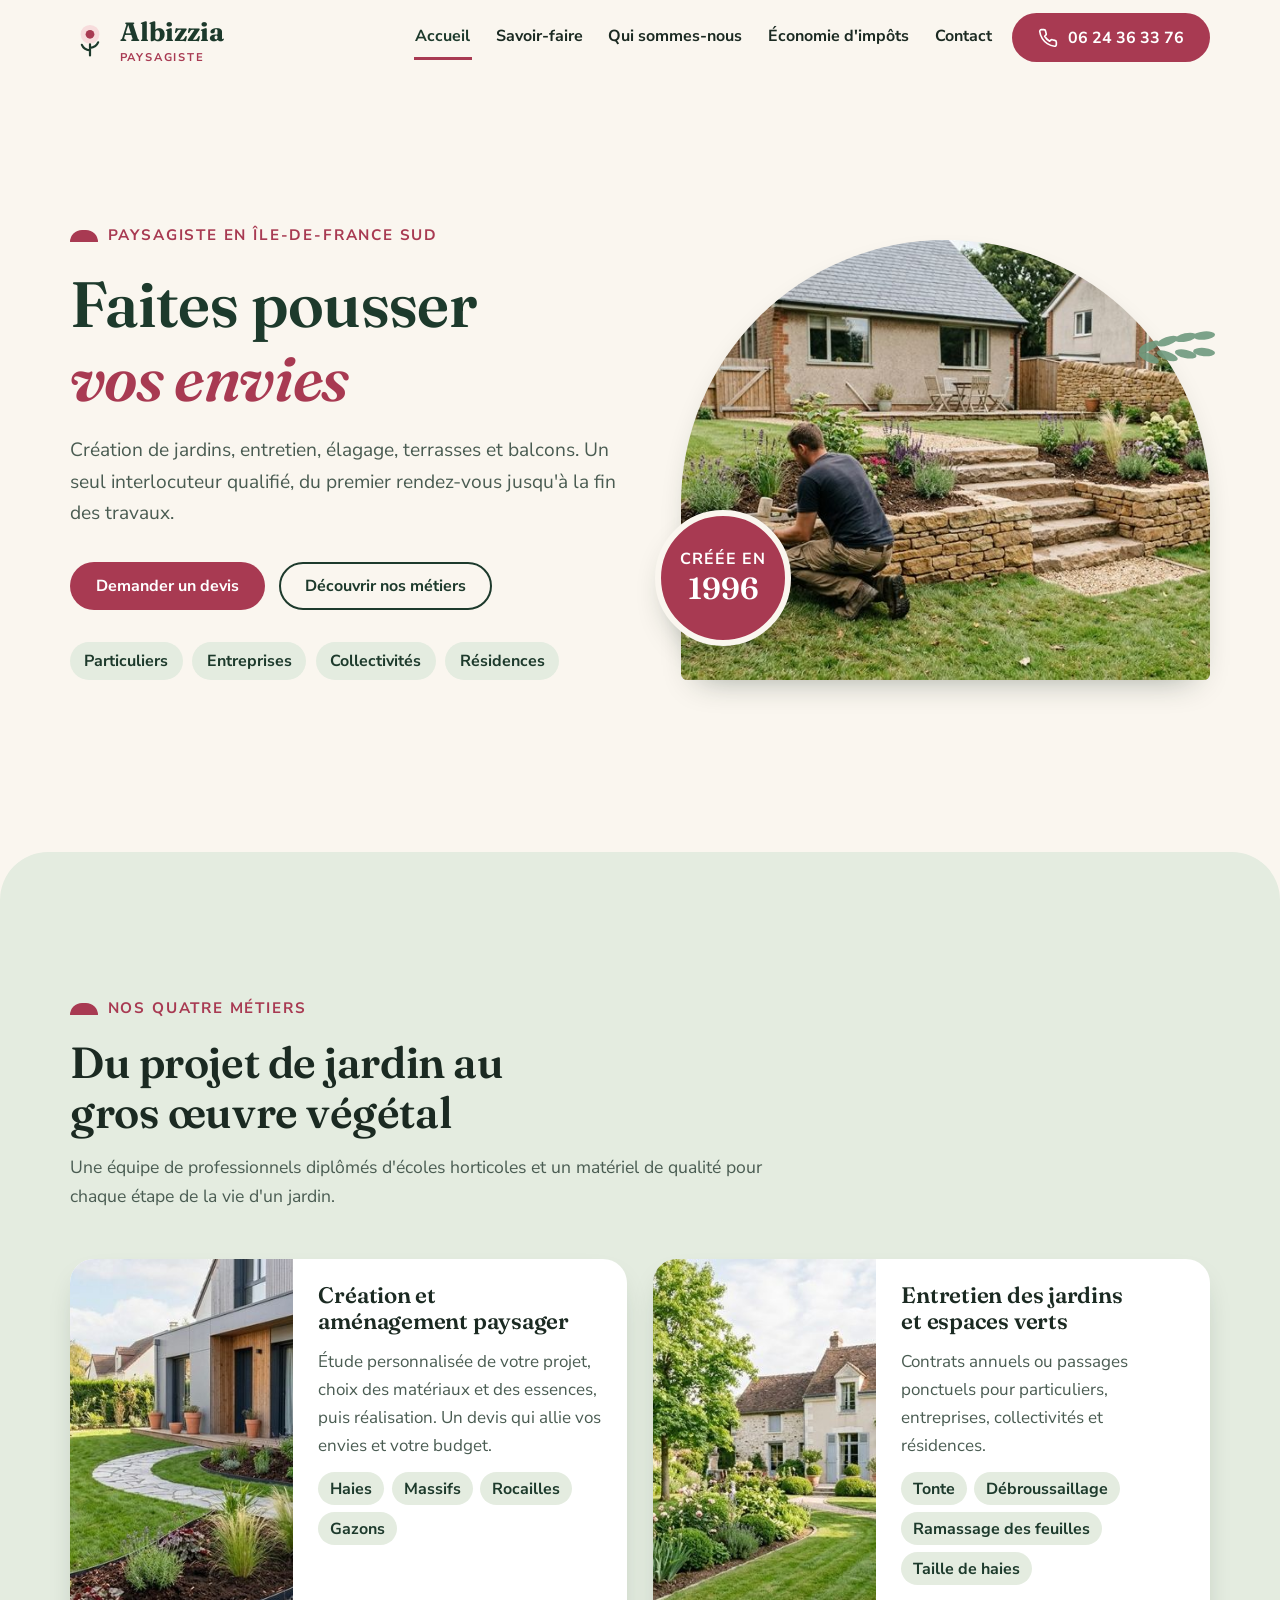
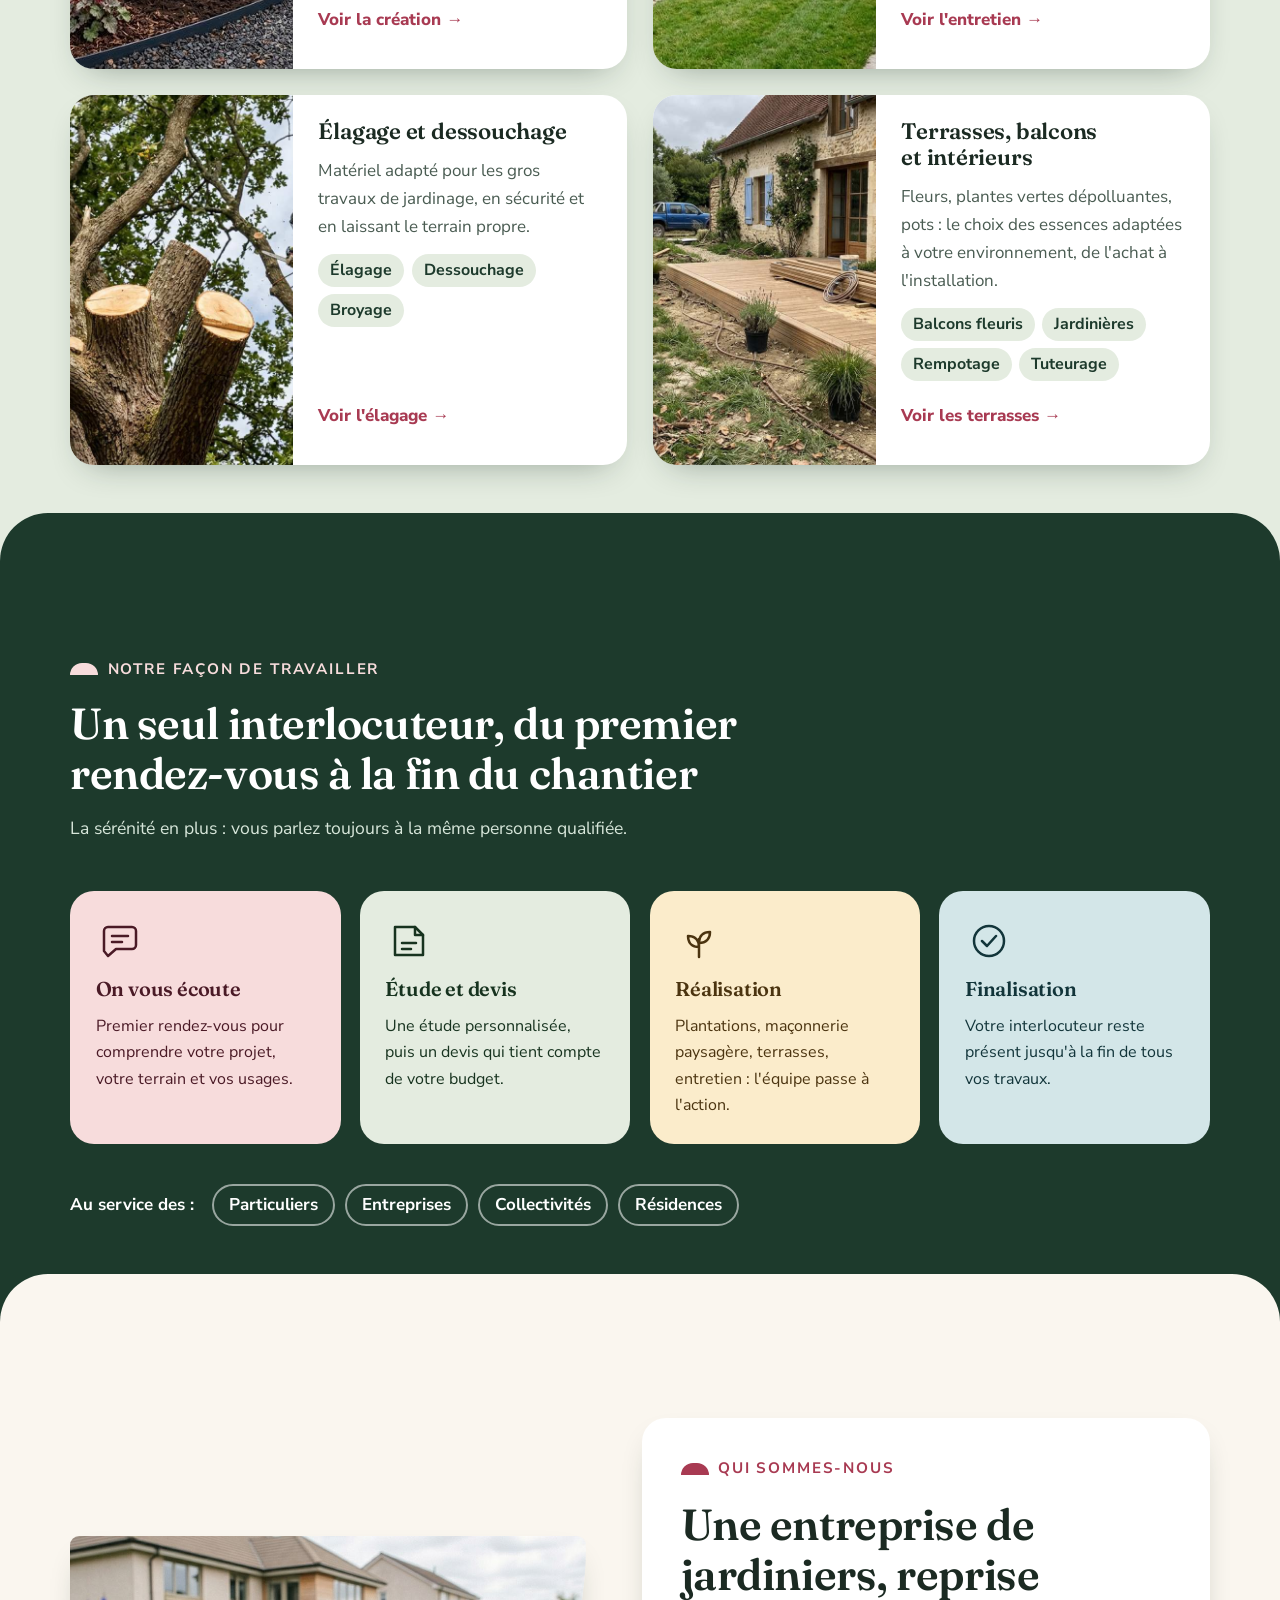
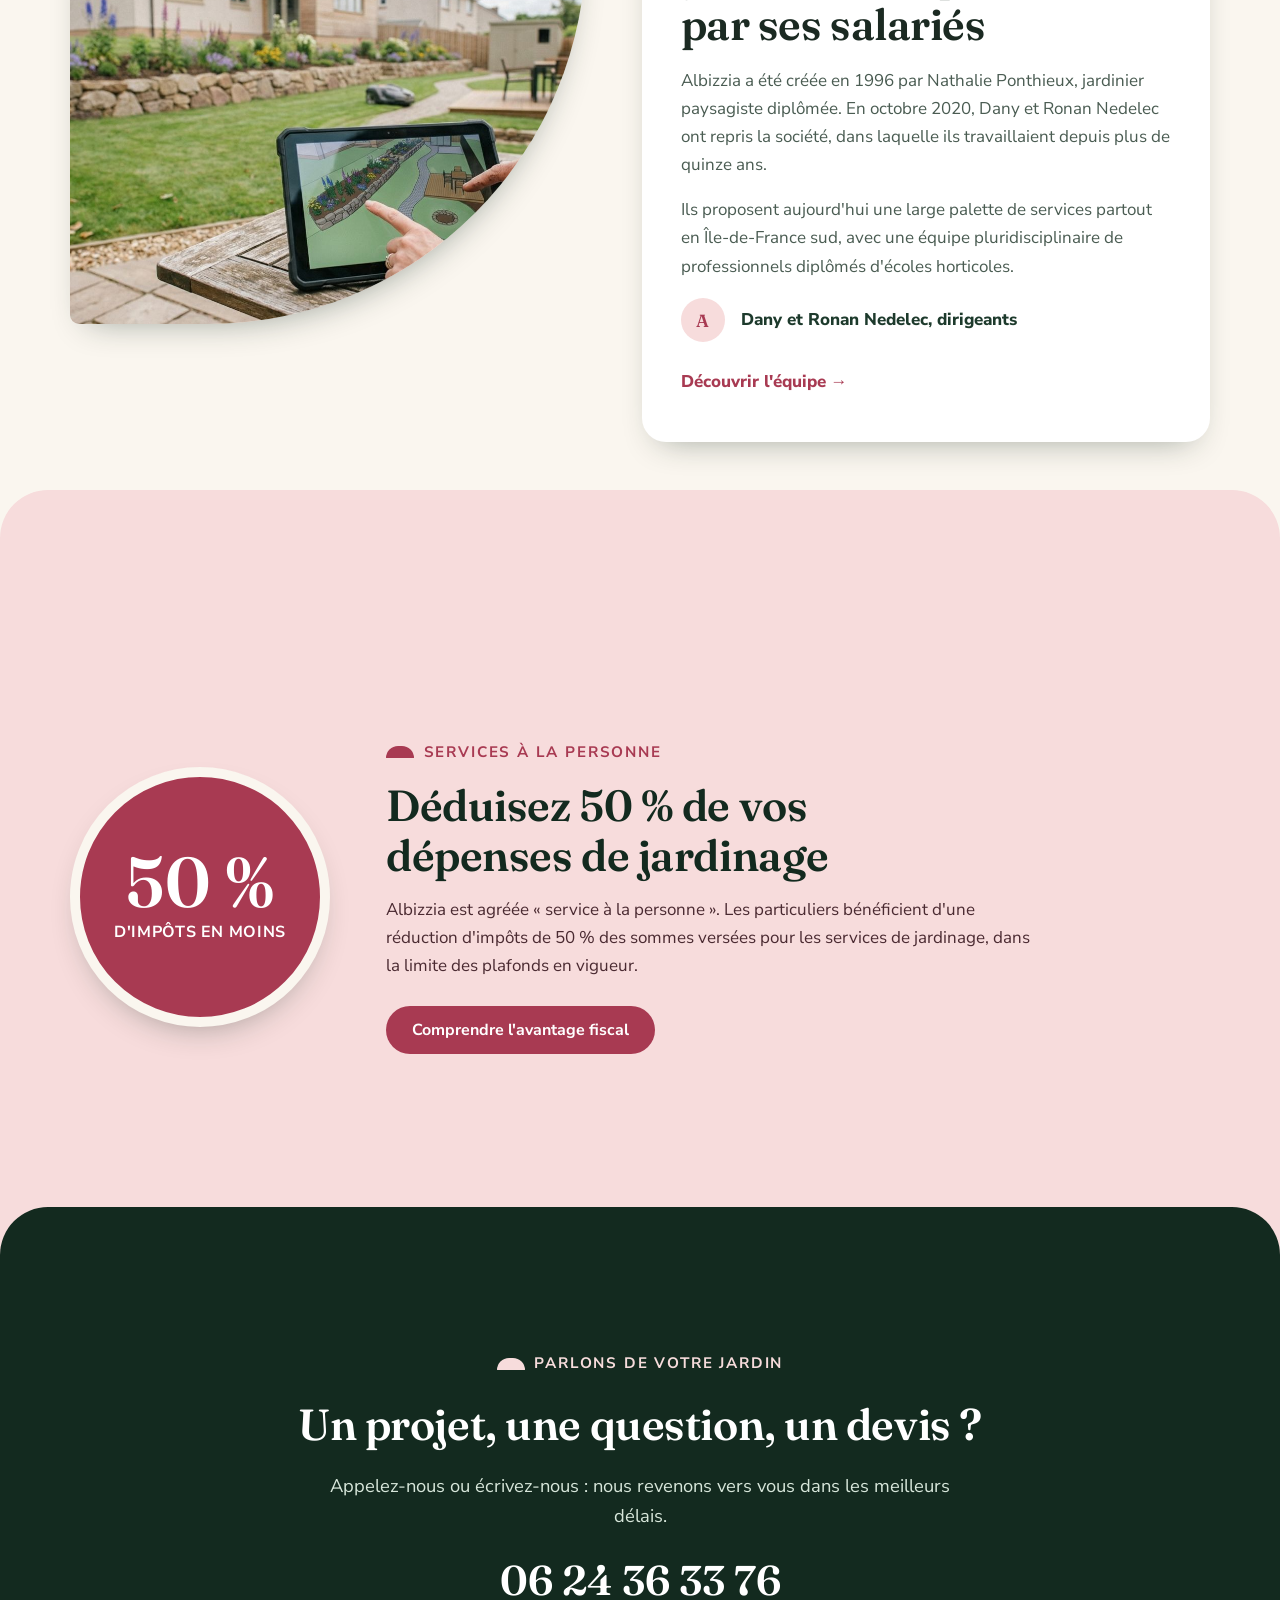
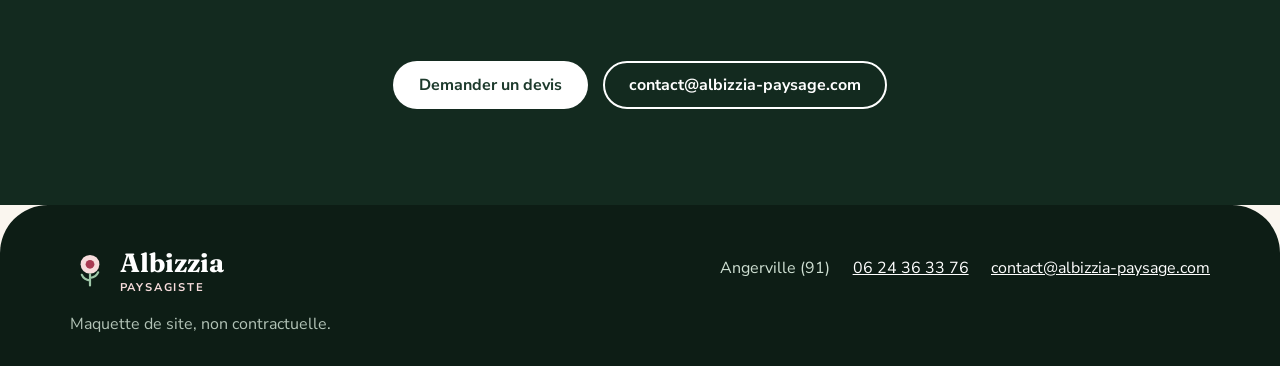
<file: index.html>
<!doctype html>
<html lang="fr">
<head>
<meta charset="utf-8">
<meta name="viewport" content="width=device-width, initial-scale=1">
<title>Albizzia, paysagiste à Angerville (91)</title>
<meta name="description" content="Albizzia, paysagiste à Angerville : création de jardins, entretien, élagage, dessouchage, terrasses et balcons, partout en Île-de-France sud.">
<meta name="robots" content="noindex, nofollow">
<link rel="icon" href="images/favicon.svg" type="image/svg+xml">
<link rel="preconnect" href="https://fonts.googleapis.com"><link rel="preconnect" href="https://fonts.gstatic.com" crossorigin>
<link rel="stylesheet" href="https://fonts.googleapis.com/css2?family=Fraunces:ital,opsz,wght@0,9..144,600;0,9..144,700;1,9..144,600&family=Nunito+Sans:wght@400;700;800&display=swap">
<link rel="stylesheet" href="css/style.css">
</head>
<body>
<header class="site-header">
  <div class="wrap">
    <a class="logo" href="https://webaunet.github.io/albizzia-91/" aria-label="Albizzia, accueil">
      <svg viewBox="0 0 64 64" aria-hidden="true"><circle cx="32" cy="26" r="15" fill="#f7dcdc"/><circle cx="32" cy="26" r="7" fill="#a83a52"/><path d="M32 42v18M32 52c-6-1-11-4-13-9M32 48c6-1 11-4 13-9" stroke="#1d3a2c" stroke-width="3.5" stroke-linecap="round" fill="none"/></svg>
      <span>Albizzia<small>Paysagiste</small></span>
    </a>
    <nav class="nav" id="nav" aria-label="Navigation principale">
      <a href="index.html" aria-current="page">Accueil</a>
      <a href="savoir-faire.html">Savoir-faire</a>
      <a href="qui-sommes-nous.html">Qui sommes-nous</a>
      <a href="economie-impots.html">Économie d'impôts</a>
      <a href="contact.html">Contact</a>
    </nav>
    <a class="btn btn-primary call" href="tel:+33624363376" aria-label="Appeler le 06 24 36 33 76"><svg viewBox="0 0 24 24" fill="none" stroke="currentColor" stroke-width="2" stroke-linecap="round" stroke-linejoin="round" aria-hidden="true"><path d="M22 16.9v3a2 2 0 0 1-2.2 2 19.8 19.8 0 0 1-8.6-3.1 19.5 19.5 0 0 1-6-6A19.8 19.8 0 0 1 2.1 4.2 2 2 0 0 1 4.1 2h3a2 2 0 0 1 2 1.7c.1 1 .4 1.9.7 2.8a2 2 0 0 1-.5 2.1L8 9.9a16 16 0 0 0 6 6l1.3-1.3a2 2 0 0 1 2.1-.4c.9.3 1.8.6 2.8.7a2 2 0 0 1 1.7 2z"/></svg><span class="txt">06 24 36 33 76</span></a>
    <button class="burger" type="button" aria-expanded="false" aria-controls="nav" aria-label="Ouvrir le menu"><span></span><span></span><span></span></button>
  </div>
</header>

<main>
<section class="sec hero bg-cream">
  <div class="wrap">
    <div>
      <span class="eyebrow">Paysagiste en Île-de-France sud</span>
      <h1 style="margin-top:1rem">Faites pousser <em>vos envies</em></h1>
      <p class="lead">Création de jardins, entretien, élagage, terrasses et balcons. Un seul interlocuteur qualifié, du premier rendez-vous jusqu'à la fin des travaux.</p>
      <div class="cta-row">
        <a class="btn btn-primary" href="contact.html">Demander un devis</a>
        <a class="btn btn-ghost" href="savoir-faire.html">Découvrir nos métiers</a>
      </div>
      <ul class="hero-tags"><li>Particuliers</li><li>Entreprises</li><li>Collectivités</li><li>Résidences</li></ul>
    </div>
    <div class="arch">
      <img class="main" src="images/maconnerie.jpg" width="900" height="491" alt="Paysagiste montant un muret de pierre et des marches dans un jardin devant une maison">
      <div class="pompom"><span>Créée en</span><b>1996</b></div>
      <svg class="leaf" viewBox="0 0 100 60" aria-hidden="true" fill="#6f9a7e"><g><ellipse cx="14" cy="30" rx="12" ry="4.5" transform="rotate(-25 14 30)"/><ellipse cx="34" cy="24" rx="12" ry="4.5" transform="rotate(-20 34 24)"/><ellipse cx="54" cy="20" rx="12" ry="4.5" transform="rotate(-12 54 20)"/><ellipse cx="74" cy="18" rx="12" ry="4.5" transform="rotate(-5 74 18)"/><ellipse cx="14" cy="42" rx="12" ry="4.5" transform="rotate(25 14 42)"/><ellipse cx="34" cy="40" rx="12" ry="4.5" transform="rotate(20 34 40)"/><ellipse cx="54" cy="38" rx="12" ry="4.5" transform="rotate(12 54 38)"/><ellipse cx="74" cy="36" rx="12" ry="4.5" transform="rotate(5 74 36)"/></g></svg>
    </div>
  </div>
</section>

<section class="sec bg-sage" id="metiers">
  <div class="wrap">
    <div class="sec-head">
      <span class="eyebrow">Nos quatre métiers</span>
      <h2>Du projet de jardin au gros œuvre végétal</h2>
      <p>Une équipe de professionnels diplômés d'écoles horticoles et un matériel de qualité pour chaque étape de la vie d'un jardin.</p>
    </div>
    <div class="grid-4">
      <article class="card">
        <div class="ph"><img src="images/creation-jardin.jpg" width="900" height="491" loading="lazy" alt="Massifs, pelouse et allée en gravier aménagés devant une maison contemporaine"></div>
        <div class="body"><h3>Création et aménagement paysager</h3>
          <p>Étude personnalisée de votre projet, choix des matériaux et des essences, puis réalisation. Un devis qui allie vos envies et votre budget.</p>
          <ul class="chips"><li>Haies</li><li>Massifs</li><li>Rocailles</li><li>Gazons</li><li>Arrosage enterré</li><li>Bassins</li><li>Escaliers</li><li>Clôtures</li></ul>
          <a class="more" href="savoir-faire.html#creation">Voir la création →</a></div>
      </article>
      <article class="card">
        <div class="ph"><img src="images/entretien.jpg" width="900" height="491" loading="lazy" alt="Entretien d'un jardin et de ses espaces verts"></div>
        <div class="body"><h3>Entretien des jardins et espaces verts</h3>
          <p>Contrats annuels ou passages ponctuels pour particuliers, entreprises, collectivités et résidences.</p>
          <ul class="chips"><li>Tonte</li><li>Débroussaillage</li><li>Ramassage des feuilles</li><li>Taille de haies</li></ul>
          <a class="more" href="savoir-faire.html#entretien">Voir l'entretien →</a></div>
      </article>
      <article class="card">
        <div class="ph"><img src="images/etetage.jpg" width="1400" height="764" loading="lazy" alt="Grand arbre étêté, un élagueur encordé dans les branches"></div>
        <div class="body"><h3>Élagage et dessouchage</h3>
          <p>Matériel adapté pour les gros travaux de jardinage, en sécurité et en laissant le terrain propre.</p>
          <ul class="chips"><li>Élagage</li><li>Dessouchage</li><li>Broyage</li></ul>
          <a class="more" href="savoir-faire.html#elagage">Voir l'élagage →</a></div>
      </article>
      <article class="card">
        <div class="ph"><img src="images/terrasse-bois.jpg" width="1400" height="764" loading="lazy" alt="Pose d'une terrasse en bois devant une maison en pierre"></div>
        <div class="body"><h3>Terrasses, balcons et intérieurs</h3>
          <p>Fleurs, plantes vertes dépolluantes, pots : le choix des essences adaptées à votre environnement, de l'achat à l'installation.</p>
          <ul class="chips"><li>Balcons fleuris</li><li>Jardinières</li><li>Rempotage</li><li>Tuteurage</li></ul>
          <a class="more" href="savoir-faire.html#terrasses">Voir les terrasses →</a></div>
      </article>
    </div>
  </div>
</section>

<section class="sec bg-forest" id="methode">
  <div class="wrap">
    <div class="sec-head">
      <span class="eyebrow" style="color:var(--blush)">Notre façon de travailler</span>
      <h2>Un seul interlocuteur, du premier rendez-vous à la fin du chantier</h2>
      <p>La sérénité en plus : vous parlez toujours à la même personne qualifiée.</p>
    </div>
    <div class="steps">
      <div class="step s1"><svg viewBox="0 0 48 48" fill="none" stroke="currentColor" stroke-width="2.5" stroke-linecap="round" stroke-linejoin="round" aria-hidden="true"><path d="M8 34V14a4 4 0 0 1 4-4h24a4 4 0 0 1 4 4v14a4 4 0 0 1-4 4H20l-8 7z"/><path d="M16 19h16M16 25h10"/></svg><h3>On vous écoute</h3><p>Premier rendez-vous pour comprendre votre projet, votre terrain et vos usages.</p></div>
      <div class="step s2"><svg viewBox="0 0 48 48" fill="none" stroke="currentColor" stroke-width="2.5" stroke-linecap="round" stroke-linejoin="round" aria-hidden="true"><path d="M10 38V10h20l8 8v20z"/><path d="M30 10v8h8M17 26h14M17 32h9"/></svg><h3>Étude et devis</h3><p>Une étude personnalisée, puis un devis qui tient compte de votre budget.</p></div>
      <div class="step s3"><svg viewBox="0 0 48 48" fill="none" stroke="currentColor" stroke-width="2.5" stroke-linecap="round" stroke-linejoin="round" aria-hidden="true"><path d="M24 40V22M24 30c-7 0-11-4-11-11 7 0 11 4 11 11zM24 26c0-7 4-11 11-11 0 7-4 11-11 11z"/></svg><h3>Réalisation</h3><p>Plantations, maçonnerie paysagère, terrasses, entretien : l'équipe passe à l'action.</p></div>
      <div class="step s4"><svg viewBox="0 0 48 48" fill="none" stroke="currentColor" stroke-width="2.5" stroke-linecap="round" stroke-linejoin="round" aria-hidden="true"><circle cx="24" cy="24" r="15"/><path d="m17 24 5 5 9-10"/></svg><h3>Finalisation</h3><p>Votre interlocuteur reste présent jusqu'à la fin de tous vos travaux.</p></div>
    </div>
    <div class="who"><strong>Au service des :</strong><span>Particuliers</span><span>Entreprises</span><span>Collectivités</span><span>Résidences</span></div>
  </div>
</section>

<section class="sec bg-cream" id="a-propos">
  <div class="wrap about">
    <div class="ph"><img src="images/conception.jpg" width="1400" height="764" loading="lazy" alt="Présentation d'un plan de jardin sur tablette, à côté d'un muret et d'une terrasse"></div>
    <div class="about-card">
      <span class="eyebrow">Qui sommes-nous</span>
      <h2>Une entreprise de jardiniers, reprise par ses salariés</h2>
      <p>Albizzia a été créée en 1996 par Nathalie Ponthieux, jardinier paysagiste diplômée. En octobre 2020, Dany et Ronan Nedelec ont repris la société, dans laquelle ils travaillaient depuis plus de quinze ans.</p>
      <p>Ils proposent aujourd'hui une large palette de services partout en Île-de-France sud, avec une équipe pluridisciplinaire de professionnels diplômés d'écoles horticoles.</p>
      <div class="sign"><i>A</i><span>Dany et Ronan Nedelec, dirigeants</span></div>
      <a class="more" href="qui-sommes-nous.html">Découvrir l'équipe →</a>
    </div>
  </div>
</section>

<section class="sec bg-blush" id="impots">
  <div class="wrap tax">
    <div class="big"><div><b>50 %</b><br><span>d'impôts en moins</span></div></div>
    <div>
      <span class="eyebrow">Services à la personne</span>
      <h2 style="margin-top:.8rem">Déduisez 50 % de vos dépenses de jardinage</h2>
      <p>Albizzia est agréée « service à la personne ». Les particuliers bénéficient d'une réduction d'impôts de 50 % des sommes versées pour les services de jardinage, dans la limite des plafonds en vigueur.</p>
      <a class="btn btn-primary" href="economie-impots.html">Comprendre l'avantage fiscal</a>
    </div>
  </div>
</section>

<section class="sec final bg-deep">
  <div class="wrap">
    <span class="eyebrow" style="color:var(--blush)">Parlons de votre jardin</span>
    <h2>Un projet, une question, un devis ?</h2>
    <p>Appelez-nous ou écrivez-nous : nous revenons vers vous dans les meilleurs délais.</p>
    <a class="phone" href="tel:+33624363376">06 24 36 33 76</a>
    <div class="cta-row"><a class="btn btn-light" href="contact.html">Demander un devis</a><a class="btn btn-outline-light" href="mailto:contact@albizzia-paysage.com">contact@albizzia-paysage.com</a></div>
  </div>
</section>
</main>

<footer class="site-footer">
  <div class="wrap">
    <a class="logo" href="https://webaunet.github.io/albizzia-91/" aria-label="Albizzia, accueil"><svg viewBox="0 0 64 64" aria-hidden="true"><circle cx="32" cy="26" r="15" fill="#f7dcdc"/><circle cx="32" cy="26" r="7" fill="#a83a52"/><path d="M32 42v18M32 52c-6-1-11-4-13-9M32 48c6-1 11-4 13-9" stroke="#9fc7a8" stroke-width="3.5" stroke-linecap="round" fill="none"/></svg><span>Albizzia<small>Paysagiste</small></span></a>
    <div class="foot-links"><span>Angerville (91)</span><a href="tel:+33624363376">06 24 36 33 76</a><a href="mailto:contact@albizzia-paysage.com">contact@albizzia-paysage.com</a></div>
    <p class="copy">Maquette de site, non contractuelle.</p>
  </div>
</footer>
<script src="js/main.js"></script>
</body>
</html>
</file>
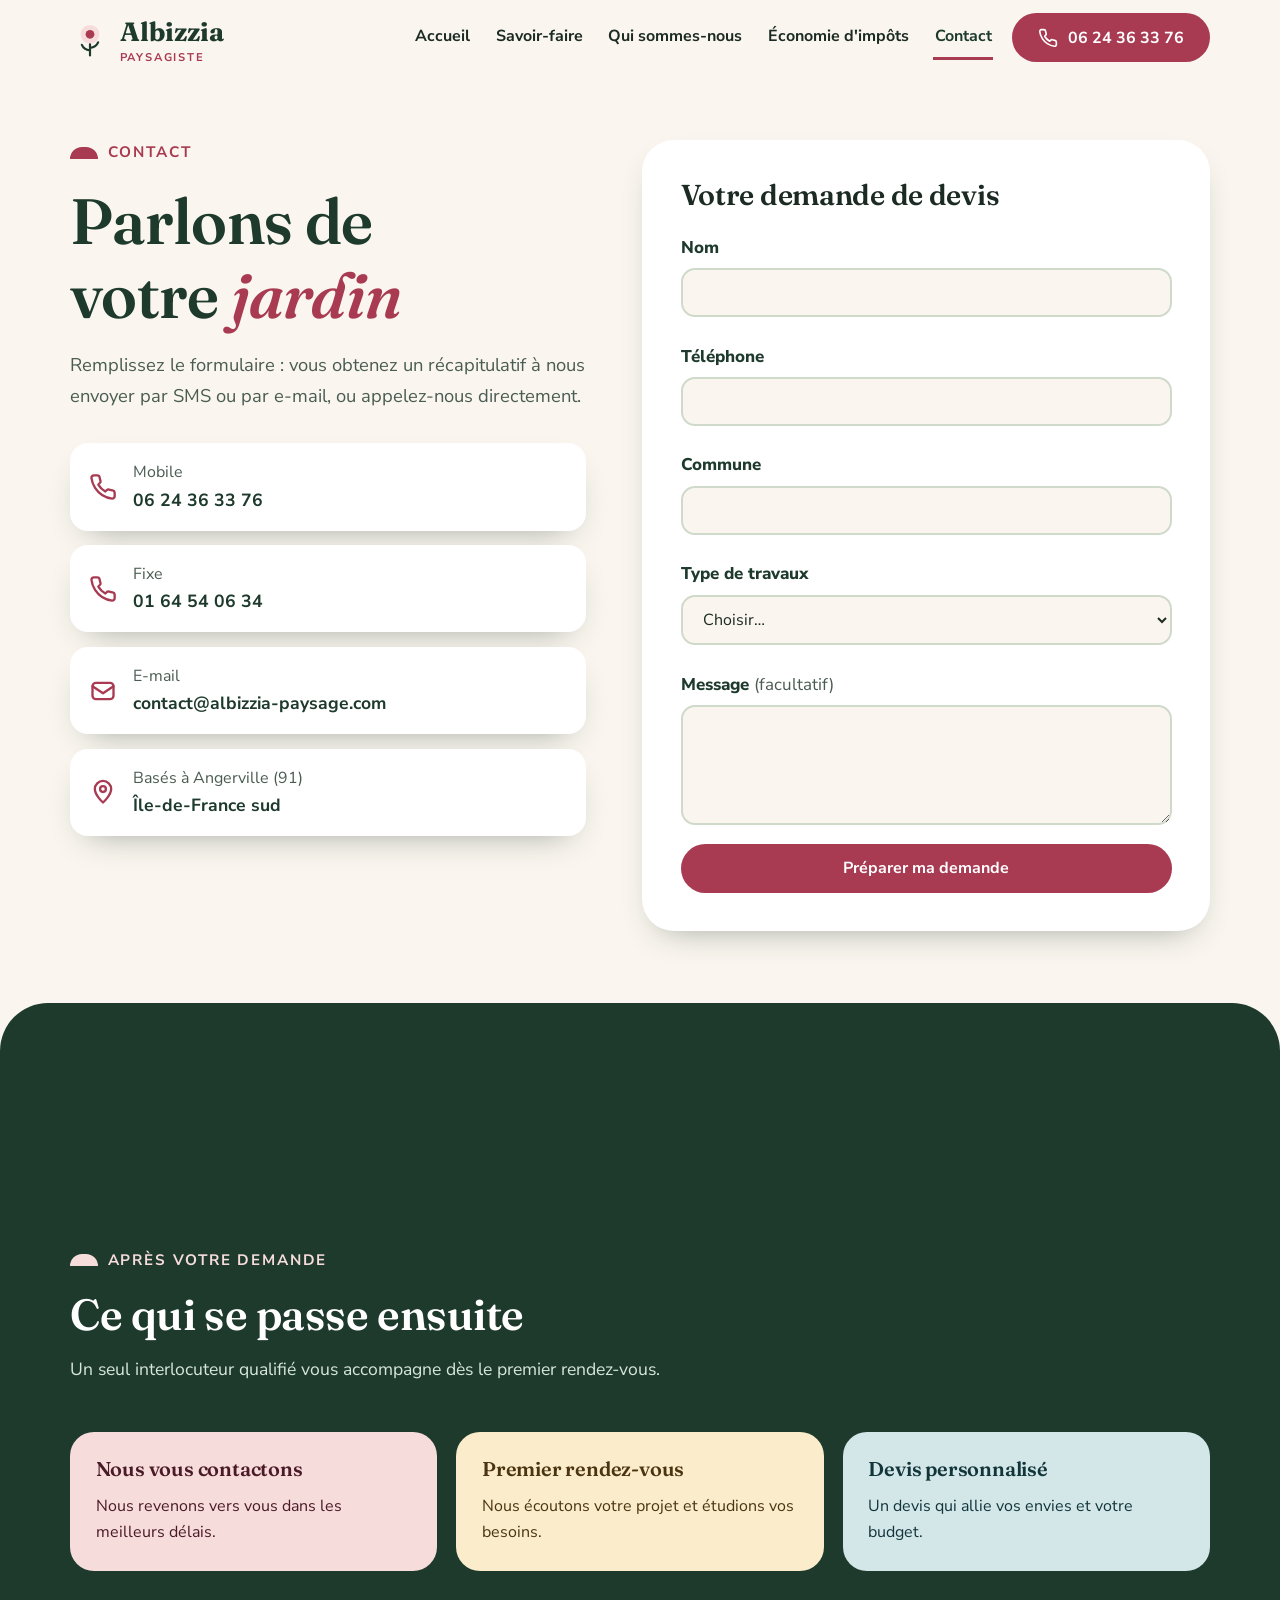
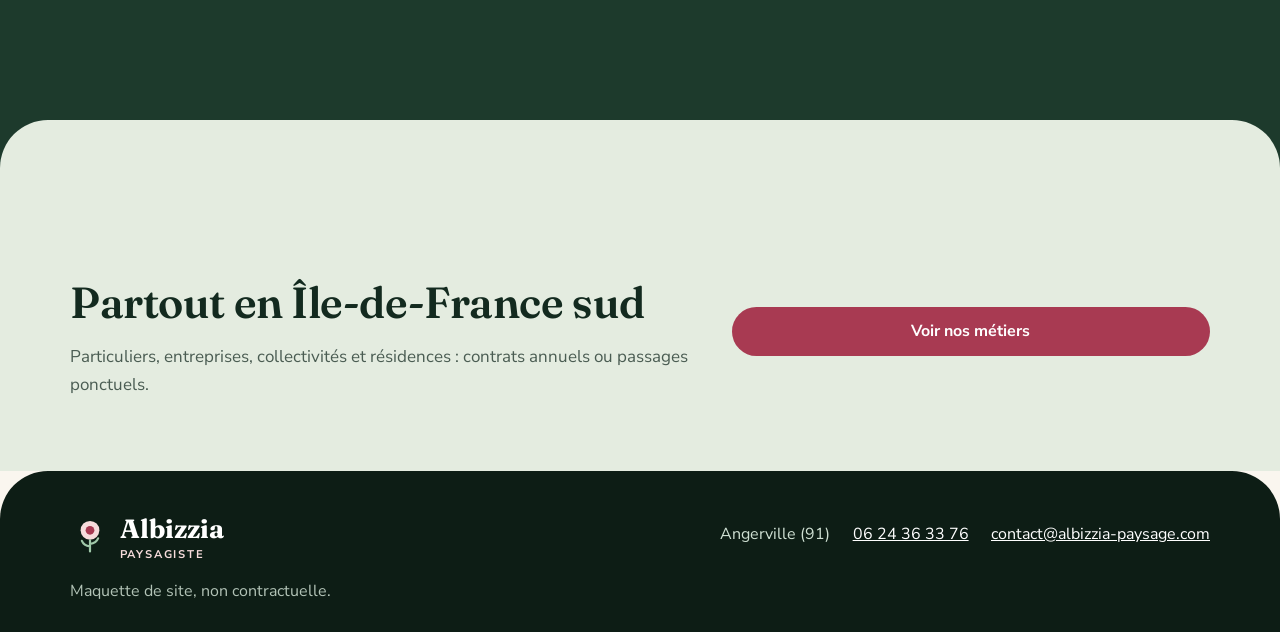
<file: contact.html>
<!doctype html>
<html lang="fr">
<head>
<meta charset="utf-8">
<meta name="viewport" content="width=device-width, initial-scale=1">
<title>Contact | Albizzia, paysagiste à Angerville (91)</title>
<meta name="description" content="Contactez Albizzia, paysagiste à Angerville : demande de devis par formulaire, téléphone ou e-mail.">
<meta name="robots" content="noindex, nofollow">
<link rel="icon" href="images/favicon.svg" type="image/svg+xml">
<link rel="preconnect" href="https://fonts.googleapis.com"><link rel="preconnect" href="https://fonts.gstatic.com" crossorigin>
<link rel="stylesheet" href="https://fonts.googleapis.com/css2?family=Fraunces:ital,opsz,wght@0,9..144,600;0,9..144,700;1,9..144,600&family=Nunito+Sans:wght@400;700;800&display=swap">
<link rel="stylesheet" href="css/style.css">
</head>
<body>
<header class="site-header">
  <div class="wrap">
    <a class="logo" href="https://webaunet.github.io/albizzia-91/" aria-label="Albizzia, accueil">
      <svg viewBox="0 0 64 64" aria-hidden="true"><circle cx="32" cy="26" r="15" fill="#f7dcdc"/><circle cx="32" cy="26" r="7" fill="#a83a52"/><path d="M32 42v18M32 52c-6-1-11-4-13-9M32 48c6-1 11-4 13-9" stroke="#1d3a2c" stroke-width="3.5" stroke-linecap="round" fill="none"/></svg>
      <span>Albizzia<small>Paysagiste</small></span>
    </a>
    <nav class="nav" id="nav" aria-label="Navigation principale">
      <a href="index.html">Accueil</a>
      <a href="savoir-faire.html">Savoir-faire</a>
      <a href="qui-sommes-nous.html">Qui sommes-nous</a>
      <a href="economie-impots.html">Économie d'impôts</a>
      <a href="contact.html" aria-current="page">Contact</a>
    </nav>
    <a class="btn btn-primary call" href="tel:+33624363376" aria-label="Appeler le 06 24 36 33 76"><svg viewBox="0 0 24 24" fill="none" stroke="currentColor" stroke-width="2" stroke-linecap="round" stroke-linejoin="round" aria-hidden="true"><path d="M22 16.9v3a2 2 0 0 1-2.2 2 19.8 19.8 0 0 1-8.6-3.1 19.5 19.5 0 0 1-6-6A19.8 19.8 0 0 1 2.1 4.2 2 2 0 0 1 4.1 2h3a2 2 0 0 1 2 1.7c.1 1 .4 1.9.7 2.8a2 2 0 0 1-.5 2.1L8 9.9a16 16 0 0 0 6 6l1.3-1.3a2 2 0 0 1 2.1-.4c.9.3 1.8.6 2.8.7a2 2 0 0 1 1.7 2z"/></svg><span class="txt">06 24 36 33 76</span></a>
    <button class="burger" type="button" aria-expanded="false" aria-controls="nav" aria-label="Ouvrir le menu"><span></span><span></span><span></span></button>
  </div>
</header>
<main>
<section class="sec bg-cream" style="min-height:0;padding-block:64px 120px">
  <div class="wrap contact-grid">
    <div>
      <span class="eyebrow">Contact</span>
      <h1 style="margin-top:1rem;color:var(--forest)">Parlons de votre <em style="color:var(--rose)">jardin</em></h1>
      <p style="color:var(--muted);font-size:1.15rem;margin-top:1.2rem">Remplissez le formulaire : vous obtenez un récapitulatif à nous envoyer par SMS ou par e-mail, ou appelez-nous directement.</p>
      <div class="coords">
        <a class="coord" href="tel:+33624363376"><svg viewBox="0 0 24 24" fill="none" stroke="currentColor" stroke-width="2" stroke-linecap="round" stroke-linejoin="round" aria-hidden="true"><path d="M22 16.9v3a2 2 0 0 1-2.2 2 19.8 19.8 0 0 1-8.6-3.1 19.5 19.5 0 0 1-6-6A19.8 19.8 0 0 1 2.1 4.2 2 2 0 0 1 4.1 2h3a2 2 0 0 1 2 1.7c.1 1 .4 1.9.7 2.8a2 2 0 0 1-.5 2.1L8 9.9a16 16 0 0 0 6 6l1.3-1.3a2 2 0 0 1 2.1-.4c.9.3 1.8.6 2.8.7a2 2 0 0 1 1.7 2z"/></svg><span><small>Mobile</small><strong>06 24 36 33 76</strong></span></a>
        <a class="coord" href="tel:+33164540634"><svg viewBox="0 0 24 24" fill="none" stroke="currentColor" stroke-width="2" stroke-linecap="round" stroke-linejoin="round" aria-hidden="true"><path d="M22 16.9v3a2 2 0 0 1-2.2 2 19.8 19.8 0 0 1-8.6-3.1 19.5 19.5 0 0 1-6-6A19.8 19.8 0 0 1 2.1 4.2 2 2 0 0 1 4.1 2h3a2 2 0 0 1 2 1.7c.1 1 .4 1.9.7 2.8a2 2 0 0 1-.5 2.1L8 9.9a16 16 0 0 0 6 6l1.3-1.3a2 2 0 0 1 2.1-.4c.9.3 1.8.6 2.8.7a2 2 0 0 1 1.7 2z"/></svg><span><small>Fixe</small><strong>01 64 54 06 34</strong></span></a>
        <a class="coord" href="mailto:contact@albizzia-paysage.com"><svg viewBox="0 0 24 24" fill="none" stroke="currentColor" stroke-width="2" stroke-linecap="round" stroke-linejoin="round" aria-hidden="true"><rect x="3" y="5" width="18" height="14" rx="3"/><path d="m3 8 9 6 9-6"/></svg><span><small>E-mail</small><strong>contact@albizzia-paysage.com</strong></span></a>
        <div class="coord"><svg viewBox="0 0 24 24" fill="none" stroke="currentColor" stroke-width="2" stroke-linecap="round" stroke-linejoin="round" aria-hidden="true"><path d="M12 21s7-6.2 7-11.5A7 7 0 0 0 5 9.5C5 14.800 12 21 12 21z"/><circle cx="12" cy="9.5" r="2.5"/></svg><span><small>Basés à Angerville (91)</small><strong>Île-de-France sud</strong></span></div>
      </div>
    </div>
    <div class="formcard">
      <h2>Votre demande de devis</h2>
      <form id="devis" novalidate>
        <div class="field"><label for="nom">Nom</label><input id="nom" name="nom" type="text" autocomplete="name" required aria-describedby="nom-err"><div class="err" id="nom-err" role="alert"></div></div>
        <div class="field"><label for="tel">Téléphone</label><input id="tel" name="tel" type="tel" autocomplete="tel" inputmode="tel" required aria-describedby="tel-err"><div class="err" id="tel-err" role="alert"></div></div>
        <div class="field"><label for="commune">Commune</label><input id="commune" name="commune" type="text" autocomplete="address-level2" required aria-describedby="commune-err"><div class="err" id="commune-err" role="alert"></div></div>
        <div class="field"><label for="besoin">Type de travaux</label><select id="besoin" name="besoin" required aria-describedby="besoin-err"><option value="">Choisir…</option><option>Création et aménagement paysager</option><option>Entretien de jardin et d'espaces verts</option><option>Élagage ou abattage</option><option>Dessouchage ou broyage</option><option>Terrasse, balcon ou intérieur</option><option>Autre demande</option></select><div class="err" id="besoin-err" role="alert"></div></div>
        <div class="field"><label for="message">Message <i>(facultatif)</i></label><textarea id="message" name="message" rows="4"></textarea></div>
        <button class="btn btn-primary" type="submit">Préparer ma demande</button>
      </form>
      <div class="recap" id="recap" aria-live="polite">
        <div class="status">Votre récapitulatif est prêt : choisissez comment l'envoyer.</div>
        <pre id="recap-text"></pre>
        <div class="acts">
          <a class="btn btn-primary" id="sms" href="sms:+33624363376">Envoyer par SMS</a>
          <button class="btn btn-ghost" id="copy" type="button">Copier</button>
          <a class="btn btn-ghost" href="tel:+33624363376"><svg viewBox="0 0 24 24" fill="none" stroke="currentColor" stroke-width="2" stroke-linecap="round" stroke-linejoin="round" aria-hidden="true"><path d="M22 16.9v3a2 2 0 0 1-2.2 2 19.8 19.8 0 0 1-8.6-3.1 19.5 19.5 0 0 1-6-6A19.8 19.8 0 0 1 2.1 4.2 2 2 0 0 1 4.1 2h3a2 2 0 0 1 2 1.7c.1 1 .4 1.9.7 2.8a2 2 0 0 1-.5 2.1L8 9.9a16 16 0 0 0 6 6l1.3-1.3a2 2 0 0 1 2.1-.4c.9.3 1.8.6 2.8.7a2 2 0 0 1 1.7 2z"/></svg>Appeler</a>
          <a class="btn btn-ghost" id="mail" href="mailto:contact@albizzia-paysage.com"><svg viewBox="0 0 24 24" fill="none" stroke="currentColor" stroke-width="2" stroke-linecap="round" stroke-linejoin="round" aria-hidden="true"><rect x="3" y="5" width="18" height="14" rx="3"/><path d="m3 8 9 6 9-6"/></svg>E-mail</a>
        </div>
        <p id="copy-status" role="status" style="margin-top:.8rem;font-weight:700"></p>
      </div>
    </div>
  </div>
</section>

<section class="sec bg-forest">
  <div class="wrap">
    <div class="sec-head"><span class="eyebrow" style="color:var(--blush)">Après votre demande</span><h2>Ce qui se passe ensuite</h2><p>Un seul interlocuteur qualifié vous accompagne dès le premier rendez-vous.</p></div>
    <div class="steps c3">
      <div class="step s1"><h3>Nous vous contactons</h3><p>Nous revenons vers vous dans les meilleurs délais.</p></div>
      <div class="step s3"><h3>Premier rendez-vous</h3><p>Nous écoutons votre projet et étudions vos besoins.</p></div>
      <div class="step s4"><h3>Devis personnalisé</h3><p>Un devis qui allie vos envies et votre budget.</p></div>
    </div>
  </div>
</section>

<section class="sec mini bg-sage">
  <div class="wrap band">
    <div><h2 style="color:var(--deep)">Partout en Île-de-France sud</h2><p style="color:var(--muted)">Particuliers, entreprises, collectivités et résidences : contrats annuels ou passages ponctuels.</p></div>
    <div class="cta-row"><a class="btn btn-primary" href="savoir-faire.html">Voir nos métiers</a></div>
  </div>
</section>
</main>
<footer class="site-footer">
  <div class="wrap">
    <a class="logo" href="https://webaunet.github.io/albizzia-91/" aria-label="Albizzia, accueil"><svg viewBox="0 0 64 64" aria-hidden="true"><circle cx="32" cy="26" r="15" fill="#f7dcdc"/><circle cx="32" cy="26" r="7" fill="#a83a52"/><path d="M32 42v18M32 52c-6-1-11-4-13-9M32 48c6-1 11-4 13-9" stroke="#9fc7a8" stroke-width="3.5" stroke-linecap="round" fill="none"/></svg><span>Albizzia<small>Paysagiste</small></span></a>
    <div class="foot-links"><span>Angerville (91)</span><a href="tel:+33624363376">06 24 36 33 76</a><a href="mailto:contact@albizzia-paysage.com">contact@albizzia-paysage.com</a></div>
    <p class="copy">Maquette de site, non contractuelle.</p>
  </div>
</footer>
<script src="js/main.js"></script>
<script src="js/contact.js"></script>
</body>
</html>
</file>
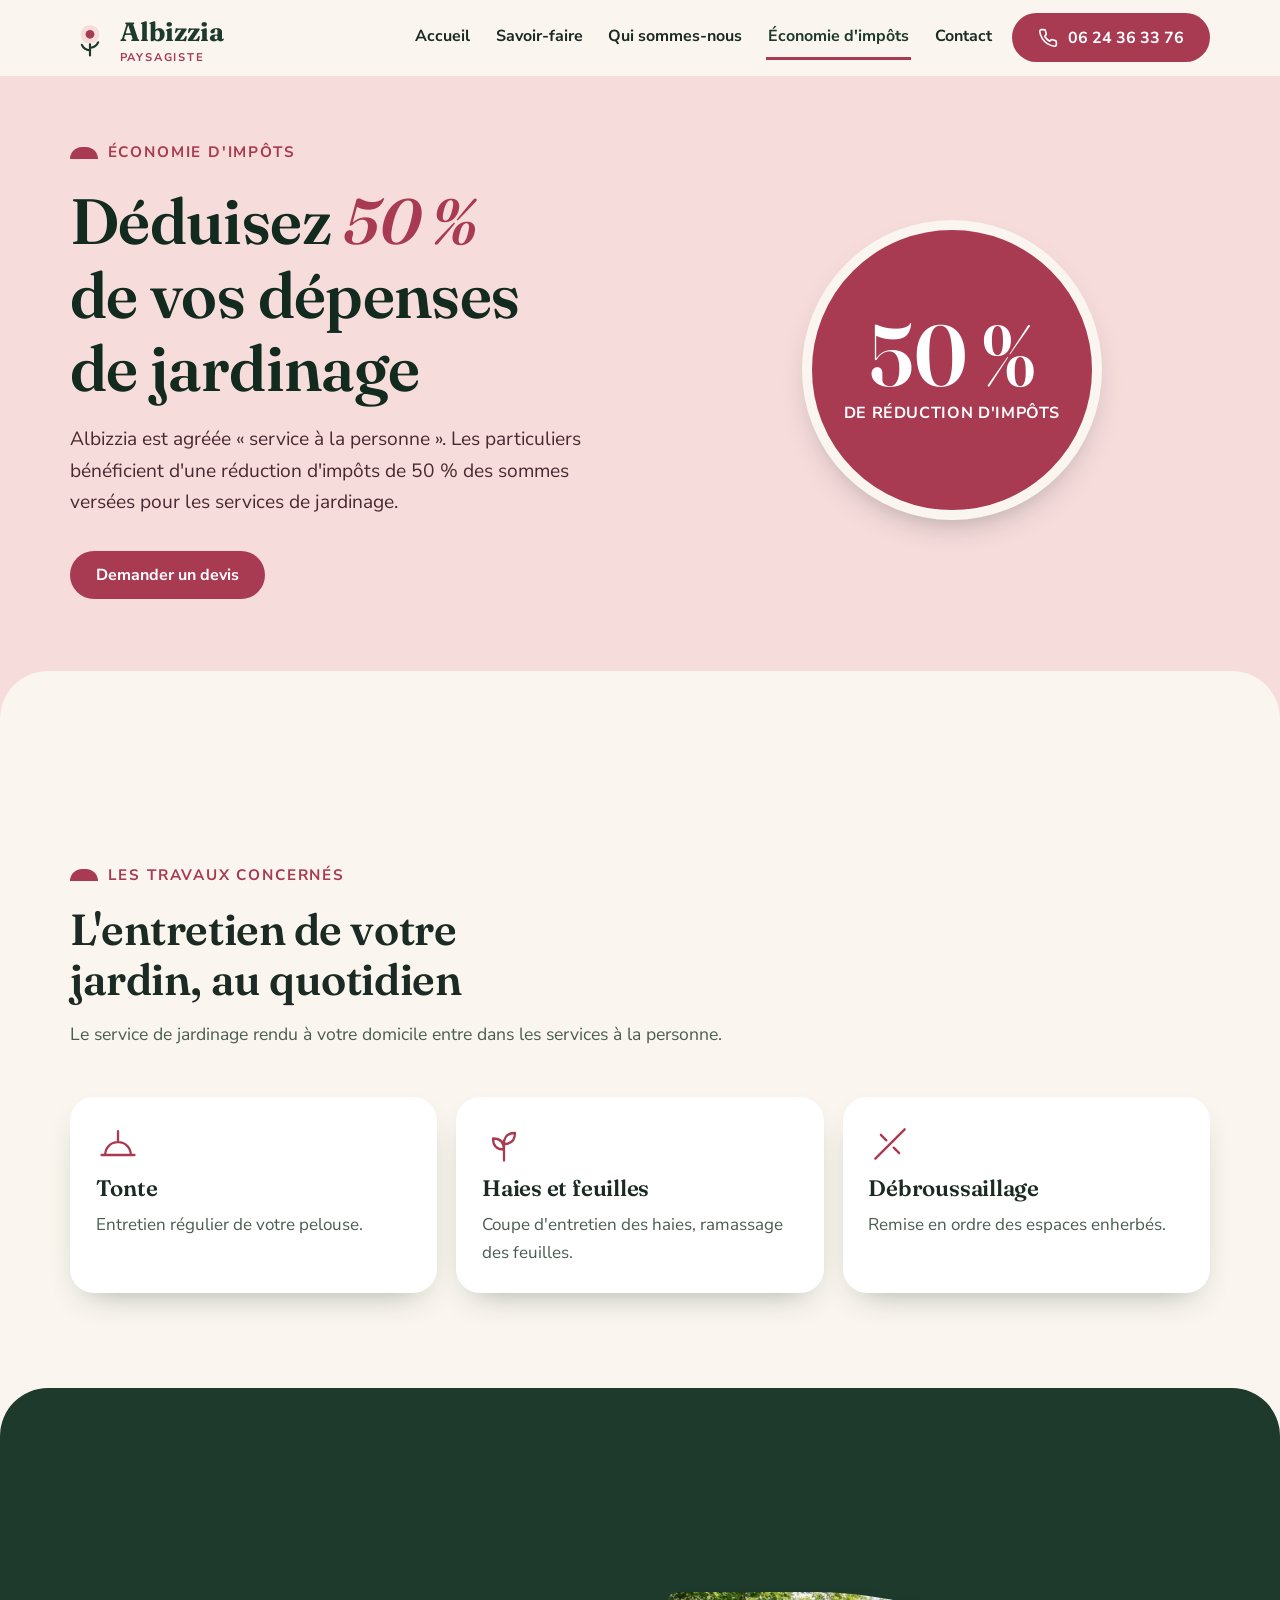
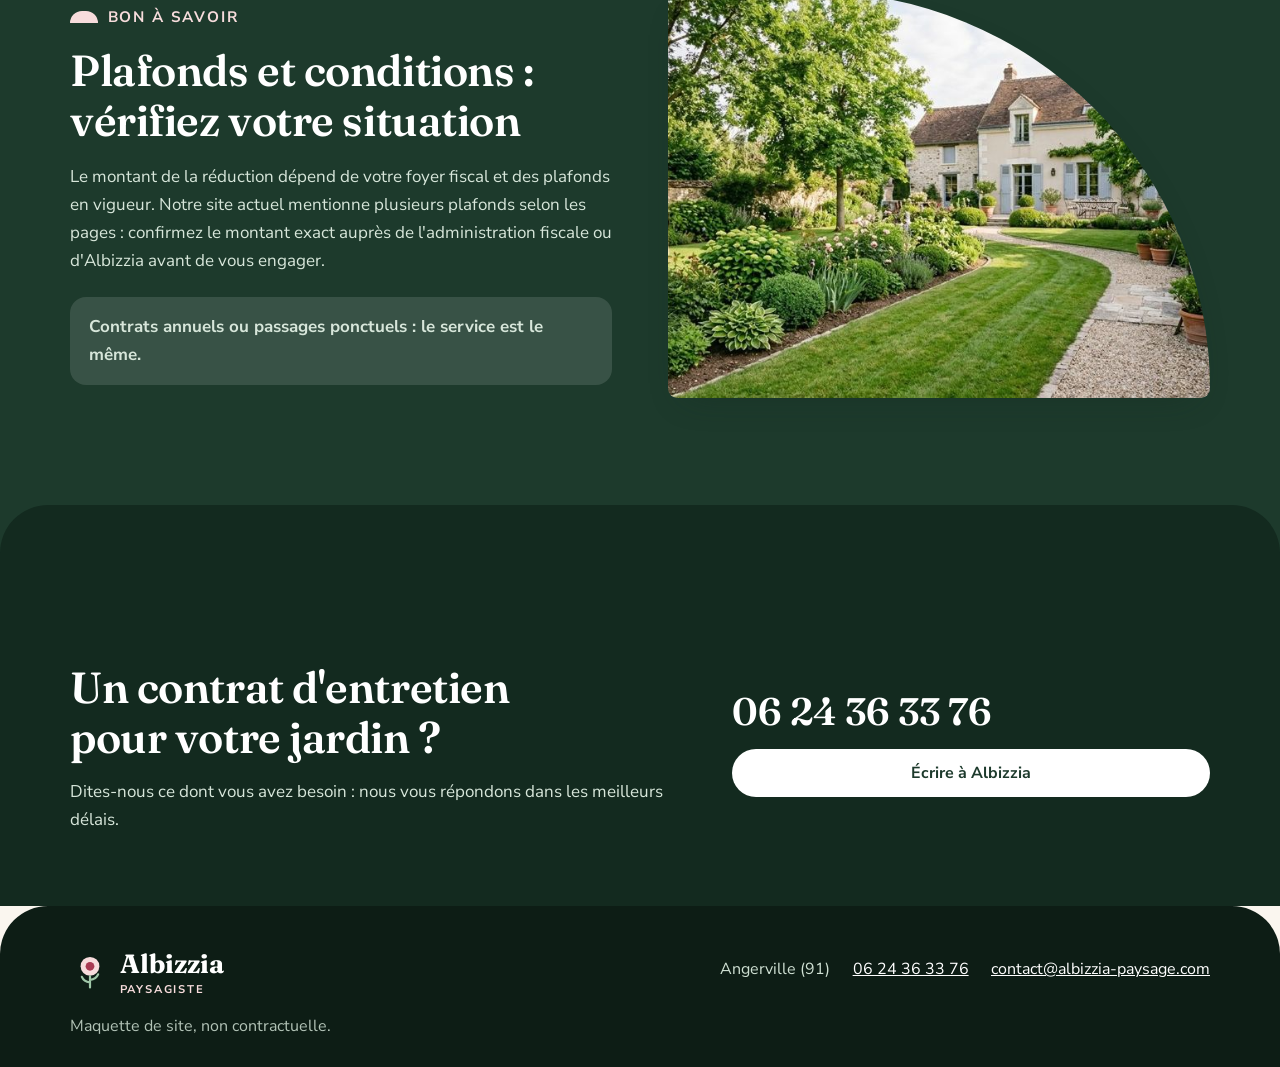
<file: economie-impots.html>
<!doctype html>
<html lang="fr">
<head>
<meta charset="utf-8">
<meta name="viewport" content="width=device-width, initial-scale=1">
<title>Économie d'impôts | Albizzia, paysagiste à Angerville (91)</title>
<meta name="description" content="Services à la personne : Albizzia, agréée, permet aux particuliers de déduire 50 % de leurs dépenses de jardinage.">
<meta name="robots" content="noindex, nofollow">
<link rel="icon" href="images/favicon.svg" type="image/svg+xml">
<link rel="preconnect" href="https://fonts.googleapis.com"><link rel="preconnect" href="https://fonts.gstatic.com" crossorigin>
<link rel="stylesheet" href="https://fonts.googleapis.com/css2?family=Fraunces:ital,opsz,wght@0,9..144,600;0,9..144,700;1,9..144,600&family=Nunito+Sans:wght@400;700;800&display=swap">
<link rel="stylesheet" href="css/style.css">
</head>
<body>
<header class="site-header">
  <div class="wrap">
    <a class="logo" href="https://webaunet.github.io/albizzia-91/" aria-label="Albizzia, accueil">
      <svg viewBox="0 0 64 64" aria-hidden="true"><circle cx="32" cy="26" r="15" fill="#f7dcdc"/><circle cx="32" cy="26" r="7" fill="#a83a52"/><path d="M32 42v18M32 52c-6-1-11-4-13-9M32 48c6-1 11-4 13-9" stroke="#1d3a2c" stroke-width="3.5" stroke-linecap="round" fill="none"/></svg>
      <span>Albizzia<small>Paysagiste</small></span>
    </a>
    <nav class="nav" id="nav" aria-label="Navigation principale">
      <a href="index.html">Accueil</a>
      <a href="savoir-faire.html">Savoir-faire</a>
      <a href="qui-sommes-nous.html">Qui sommes-nous</a>
      <a href="economie-impots.html" aria-current="page">Économie d'impôts</a>
      <a href="contact.html">Contact</a>
    </nav>
    <a class="btn btn-primary call" href="tel:+33624363376" aria-label="Appeler le 06 24 36 33 76"><svg viewBox="0 0 24 24" fill="none" stroke="currentColor" stroke-width="2" stroke-linecap="round" stroke-linejoin="round" aria-hidden="true"><path d="M22 16.9v3a2 2 0 0 1-2.2 2 19.8 19.8 0 0 1-8.6-3.1 19.5 19.5 0 0 1-6-6A19.8 19.8 0 0 1 2.1 4.2 2 2 0 0 1 4.1 2h3a2 2 0 0 1 2 1.7c.1 1 .4 1.9.7 2.8a2 2 0 0 1-.5 2.1L8 9.9a16 16 0 0 0 6 6l1.3-1.3a2 2 0 0 1 2.1-.4c.9.3 1.8.6 2.8.7a2 2 0 0 1 1.7 2z"/></svg><span class="txt">06 24 36 33 76</span></a>
    <button class="burger" type="button" aria-expanded="false" aria-controls="nav" aria-label="Ouvrir le menu"><span></span><span></span><span></span></button>
  </div>
</header>
<main>
<section class="sec pagehead bg-blush">
  <div class="wrap">
    <div>
      <span class="eyebrow">Économie d'impôts</span>
      <h1 style="margin-top:1rem;color:var(--deep)">Déduisez <em>50 %</em> de vos dépenses de jardinage</h1>
      <p class="lead" style="color:#4a2a31">Albizzia est agréée « service à la personne ». Les particuliers bénéficient d'une réduction d'impôts de 50 % des sommes versées pour les services de jardinage.</p>
      <div class="cta-row"><a class="btn btn-primary" href="contact.html">Demander un devis</a></div>
    </div>
    <div style="display:grid;place-items:center"><div class="big" style="width:300px;height:300px"><div><b style="font-size:5.4rem">50 %</b><br><span>de réduction d'impôts</span></div></div></div>
  </div>
</section>

<section class="sec bg-cream">
  <div class="wrap">
    <div class="sec-head"><span class="eyebrow">Les travaux concernés</span><h2>L'entretien de votre jardin, au quotidien</h2><p>Le service de jardinage rendu à votre domicile entre dans les services à la personne.</p></div>
    <div class="facts">
      <div class="fact"><svg viewBox="0 0 48 48" fill="none" stroke="currentColor" stroke-width="2.5" stroke-linecap="round" stroke-linejoin="round" aria-hidden="true"><path d="M6 36h36M10 36c0-8 6-14 14-14s14 6 14 14M24 22V10"/></svg><h3>Tonte</h3><p>Entretien régulier de votre pelouse.</p></div>
      <div class="fact"><svg viewBox="0 0 48 48" fill="none" stroke="currentColor" stroke-width="2.5" stroke-linecap="round" stroke-linejoin="round" aria-hidden="true"><path d="M24 42V20M24 30c-8 0-12-4-12-12 8 0 12 4 12 12zM24 24c0-8 4-12 12-12 0 8-4 12-12 12z"/></svg><h3>Haies et feuilles</h3><p>Coupe d'entretien des haies, ramassage des feuilles.</p></div>
      <div class="fact"><svg viewBox="0 0 48 48" fill="none" stroke="currentColor" stroke-width="2.5" stroke-linecap="round" stroke-linejoin="round" aria-hidden="true"><path d="M8 40 40 8M14 14l6 6M28 28l6 6"/></svg><h3>Débroussaillage</h3><p>Remise en ordre des espaces enherbés.</p></div>
    </div>
  </div>
</section>

<section class="sec bg-forest">
  <div class="wrap split">
    <div>
      <span class="eyebrow" style="color:var(--blush)">Bon à savoir</span>
      <h2>Plafonds et conditions : vérifiez votre situation</h2>
      <p>Le montant de la réduction dépend de votre foyer fiscal et des plafonds en vigueur. Notre site actuel mentionne plusieurs plafonds selon les pages : confirmez le montant exact auprès de l'administration fiscale ou d'Albizzia avant de vous engager.</p>
      <p class="note">Contrats annuels ou passages ponctuels : le service est le même.</p>
    </div>
    <div class="ph arch-l"><img src="images/entretien.jpg" width="900" height="491" loading="lazy" alt="Jardin entretenu avec pelouse, massifs et allée gravillonnée devant une maison"></div>
  </div>
</section>

<section class="sec mini bg-deep">
  <div class="wrap band">
    <div><h2>Un contrat d'entretien pour votre jardin ?</h2><p>Dites-nous ce dont vous avez besoin : nous vous répondons dans les meilleurs délais.</p></div>
    <div class="cta-row"><a class="phone" href="tel:+33624363376">06 24 36 33 76</a><a class="btn btn-light" href="contact.html">Écrire à Albizzia</a></div>
  </div>
</section>
</main>
<footer class="site-footer">
  <div class="wrap">
    <a class="logo" href="https://webaunet.github.io/albizzia-91/" aria-label="Albizzia, accueil"><svg viewBox="0 0 64 64" aria-hidden="true"><circle cx="32" cy="26" r="15" fill="#f7dcdc"/><circle cx="32" cy="26" r="7" fill="#a83a52"/><path d="M32 42v18M32 52c-6-1-11-4-13-9M32 48c6-1 11-4 13-9" stroke="#9fc7a8" stroke-width="3.5" stroke-linecap="round" fill="none"/></svg><span>Albizzia<small>Paysagiste</small></span></a>
    <div class="foot-links"><span>Angerville (91)</span><a href="tel:+33624363376">06 24 36 33 76</a><a href="mailto:contact@albizzia-paysage.com">contact@albizzia-paysage.com</a></div>
    <p class="copy">Maquette de site, non contractuelle.</p>
  </div>
</footer>
<script src="js/main.js"></script>
</body>
</html>
</file>
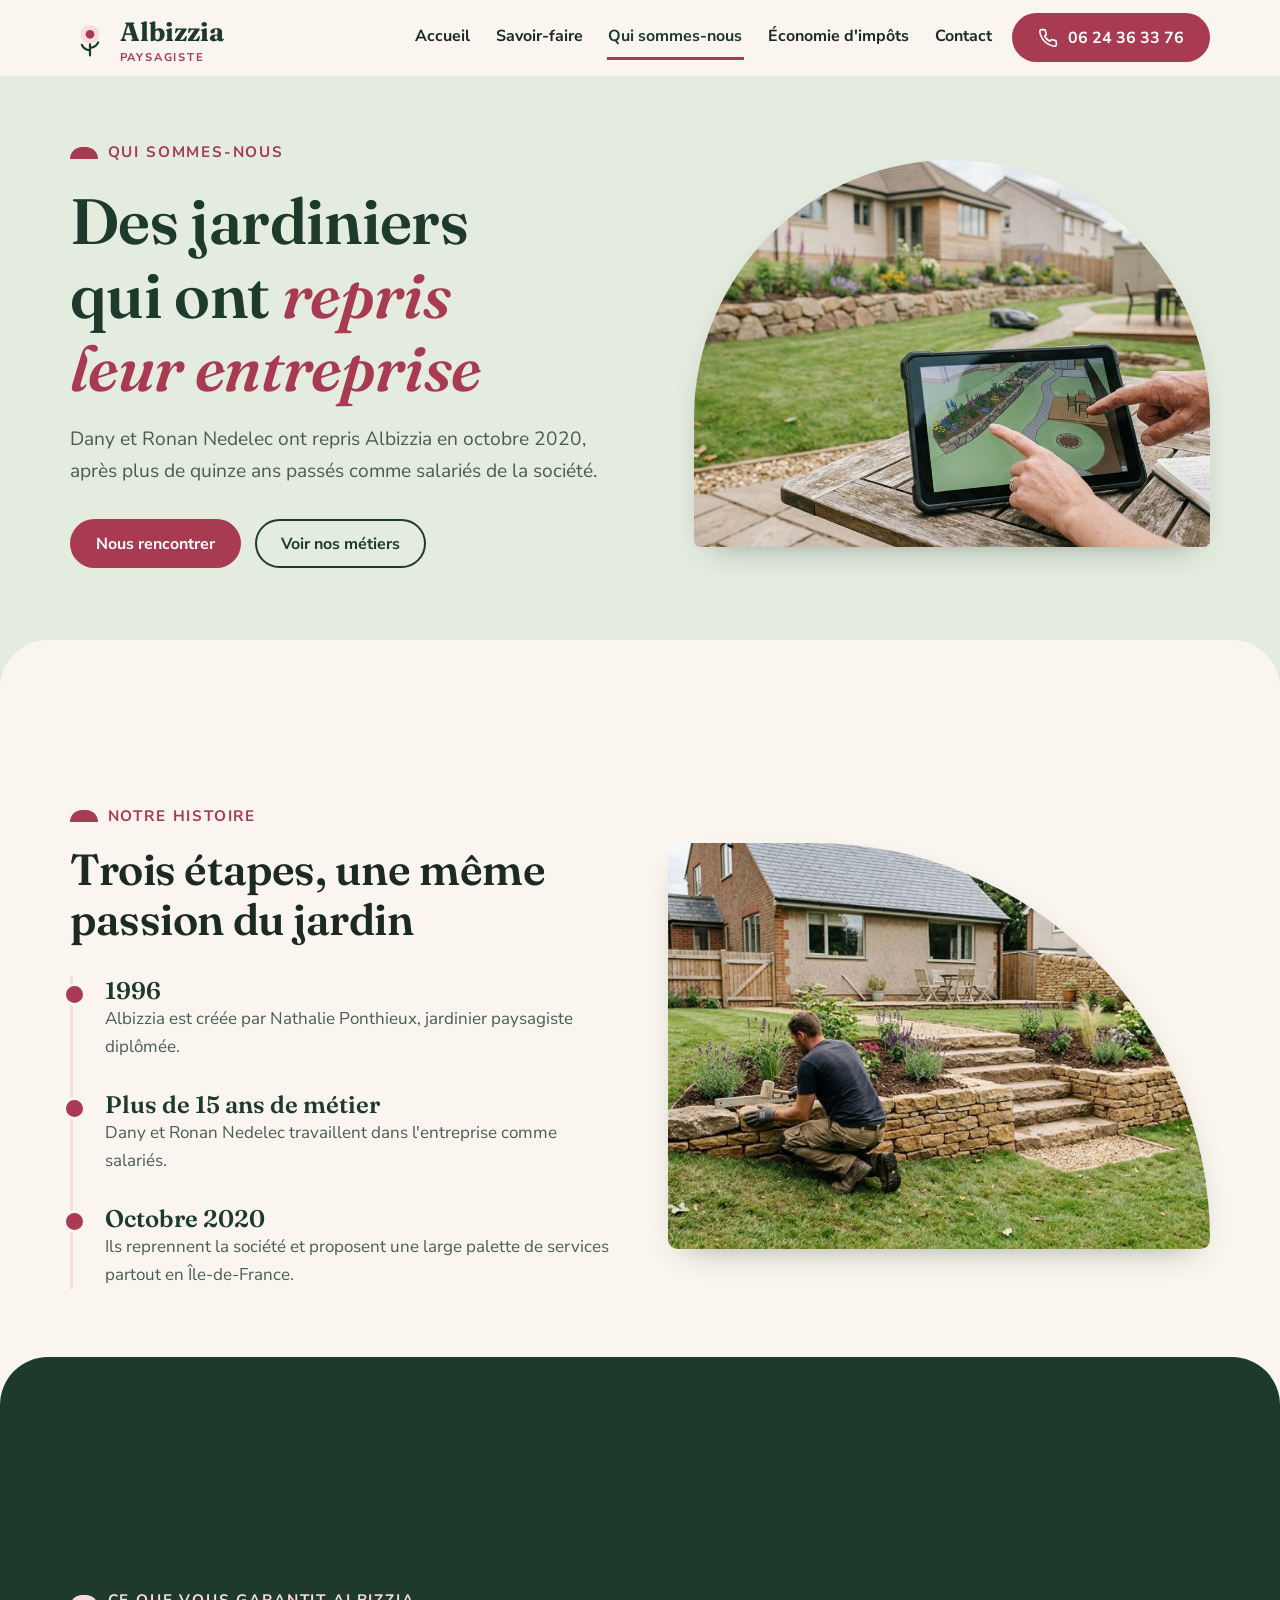
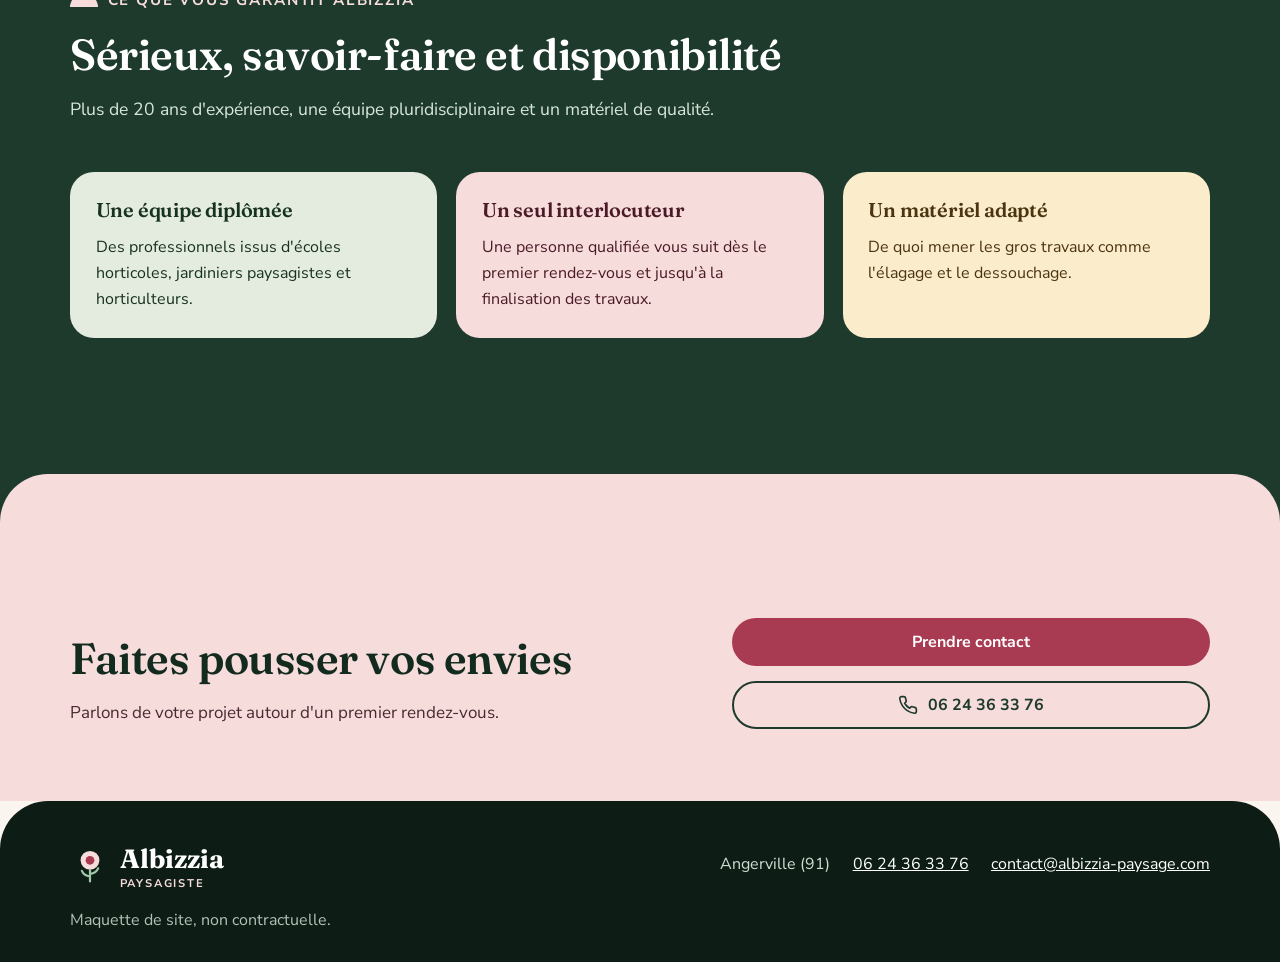
<file: qui-sommes-nous.html>
<!doctype html>
<html lang="fr">
<head>
<meta charset="utf-8">
<meta name="viewport" content="width=device-width, initial-scale=1">
<title>Qui sommes-nous | Albizzia, paysagiste à Angerville (91)</title>
<meta name="description" content="Histoire et équipe d'Albizzia : fondée en 1996, reprise en 2020 par Dany et Ronan Nedelec, paysagistes à Angerville.">
<meta name="robots" content="noindex, nofollow">
<link rel="icon" href="images/favicon.svg" type="image/svg+xml">
<link rel="preconnect" href="https://fonts.googleapis.com"><link rel="preconnect" href="https://fonts.gstatic.com" crossorigin>
<link rel="stylesheet" href="https://fonts.googleapis.com/css2?family=Fraunces:ital,opsz,wght@0,9..144,600;0,9..144,700;1,9..144,600&family=Nunito+Sans:wght@400;700;800&display=swap">
<link rel="stylesheet" href="css/style.css">
</head>
<body>
<header class="site-header">
  <div class="wrap">
    <a class="logo" href="https://webaunet.github.io/albizzia-91/" aria-label="Albizzia, accueil">
      <svg viewBox="0 0 64 64" aria-hidden="true"><circle cx="32" cy="26" r="15" fill="#f7dcdc"/><circle cx="32" cy="26" r="7" fill="#a83a52"/><path d="M32 42v18M32 52c-6-1-11-4-13-9M32 48c6-1 11-4 13-9" stroke="#1d3a2c" stroke-width="3.5" stroke-linecap="round" fill="none"/></svg>
      <span>Albizzia<small>Paysagiste</small></span>
    </a>
    <nav class="nav" id="nav" aria-label="Navigation principale">
      <a href="index.html">Accueil</a>
      <a href="savoir-faire.html">Savoir-faire</a>
      <a href="qui-sommes-nous.html" aria-current="page">Qui sommes-nous</a>
      <a href="economie-impots.html">Économie d'impôts</a>
      <a href="contact.html">Contact</a>
    </nav>
    <a class="btn btn-primary call" href="tel:+33624363376" aria-label="Appeler le 06 24 36 33 76"><svg viewBox="0 0 24 24" fill="none" stroke="currentColor" stroke-width="2" stroke-linecap="round" stroke-linejoin="round" aria-hidden="true"><path d="M22 16.9v3a2 2 0 0 1-2.2 2 19.8 19.8 0 0 1-8.6-3.1 19.5 19.5 0 0 1-6-6A19.8 19.8 0 0 1 2.1 4.2 2 2 0 0 1 4.1 2h3a2 2 0 0 1 2 1.7c.1 1 .4 1.9.7 2.8a2 2 0 0 1-.5 2.1L8 9.9a16 16 0 0 0 6 6l1.3-1.3a2 2 0 0 1 2.1-.4c.9.3 1.8.6 2.8.7a2 2 0 0 1 1.7 2z"/></svg><span class="txt">06 24 36 33 76</span></a>
    <button class="burger" type="button" aria-expanded="false" aria-controls="nav" aria-label="Ouvrir le menu"><span></span><span></span><span></span></button>
  </div>
</header>
<main>
<section class="sec pagehead bg-sage">
  <div class="wrap">
    <div>
      <span class="eyebrow">Qui sommes-nous</span>
      <h1 style="margin-top:1rem">Des jardiniers qui ont <em>repris leur entreprise</em></h1>
      <p class="lead">Dany et Ronan Nedelec ont repris Albizzia en octobre 2020, après plus de quinze ans passés comme salariés de la société.</p>
      <div class="cta-row"><a class="btn btn-primary" href="contact.html">Nous rencontrer</a><a class="btn btn-ghost" href="savoir-faire.html">Voir nos métiers</a></div>
    </div>
    <div class="split" style="display:block"><div class="ph arch-r"><img src="images/conception.jpg" width="1400" height="764" style="width:100%;aspect-ratio:4/3;object-fit:cover;border-radius:999px 999px 24px 24px;box-shadow:var(--shadow)" alt="Présentation d'un plan de jardin sur tablette, à côté d'un muret et d'une terrasse"></div></div>
  </div>
</section>

<section class="sec bg-cream">
  <div class="wrap split">
    <div>
      <span class="eyebrow">Notre histoire</span>
      <h2>Trois étapes, une même passion du jardin</h2>
      <ul class="timeline">
        <li><b>1996</b><p>Albizzia est créée par Nathalie Ponthieux, jardinier paysagiste diplômée.</p></li>
        <li><b>Plus de 15 ans de métier</b><p>Dany et Ronan Nedelec travaillent dans l'entreprise comme salariés.</p></li>
        <li><b>Octobre 2020</b><p>Ils reprennent la société et proposent une large palette de services partout en Île-de-France.</p></li>
      </ul>
    </div>
    <div class="ph arch-l"><img src="images/maconnerie.jpg" width="900" height="491" loading="lazy" alt="Paysagiste montant un muret de pierre et des marches dans un jardin"></div>
  </div>
</section>

<section class="sec bg-forest">
  <div class="wrap">
    <div class="sec-head"><span class="eyebrow" style="color:var(--blush)">Ce que vous garantit Albizzia</span><h2>Sérieux, savoir-faire et disponibilité</h2><p>Plus de 20 ans d'expérience, une équipe pluridisciplinaire et un matériel de qualité.</p></div>
    <div class="steps c3">
      <div class="step s2"><h3>Une équipe diplômée</h3><p>Des professionnels issus d'écoles horticoles, jardiniers paysagistes et horticulteurs.</p></div>
      <div class="step s1"><h3>Un seul interlocuteur</h3><p>Une personne qualifiée vous suit dès le premier rendez-vous et jusqu'à la finalisation des travaux.</p></div>
      <div class="step s3"><h3>Un matériel adapté</h3><p>De quoi mener les gros travaux comme l'élagage et le dessouchage.</p></div>
    </div>
  </div>
</section>

<section class="sec mini bg-blush">
  <div class="wrap band" style="grid-template-columns:1.3fr 1fr">
    <div><h2 style="color:var(--deep)">Faites pousser vos envies</h2><p style="color:#4a2a31">Parlons de votre projet autour d'un premier rendez-vous.</p></div>
    <div class="cta-row"><a class="btn btn-primary" href="contact.html">Prendre contact</a><a class="btn btn-ghost" href="tel:+33624363376"><svg viewBox="0 0 24 24" fill="none" stroke="currentColor" stroke-width="2" stroke-linecap="round" stroke-linejoin="round" aria-hidden="true"><path d="M22 16.9v3a2 2 0 0 1-2.2 2 19.8 19.8 0 0 1-8.6-3.1 19.5 19.5 0 0 1-6-6A19.8 19.8 0 0 1 2.1 4.2 2 2 0 0 1 4.1 2h3a2 2 0 0 1 2 1.7c.1 1 .4 1.9.7 2.8a2 2 0 0 1-.5 2.1L8 9.9a16 16 0 0 0 6 6l1.3-1.3a2 2 0 0 1 2.1-.4c.9.3 1.8.6 2.8.7a2 2 0 0 1 1.7 2z"/></svg>06 24 36 33 76</a></div>
  </div>
</section>
</main>
<footer class="site-footer">
  <div class="wrap">
    <a class="logo" href="https://webaunet.github.io/albizzia-91/" aria-label="Albizzia, accueil"><svg viewBox="0 0 64 64" aria-hidden="true"><circle cx="32" cy="26" r="15" fill="#f7dcdc"/><circle cx="32" cy="26" r="7" fill="#a83a52"/><path d="M32 42v18M32 52c-6-1-11-4-13-9M32 48c6-1 11-4 13-9" stroke="#9fc7a8" stroke-width="3.5" stroke-linecap="round" fill="none"/></svg><span>Albizzia<small>Paysagiste</small></span></a>
    <div class="foot-links"><span>Angerville (91)</span><a href="tel:+33624363376">06 24 36 33 76</a><a href="mailto:contact@albizzia-paysage.com">contact@albizzia-paysage.com</a></div>
    <p class="copy">Maquette de site, non contractuelle.</p>
  </div>
</footer>
<script src="js/main.js"></script>
</body>
</html>
</file>
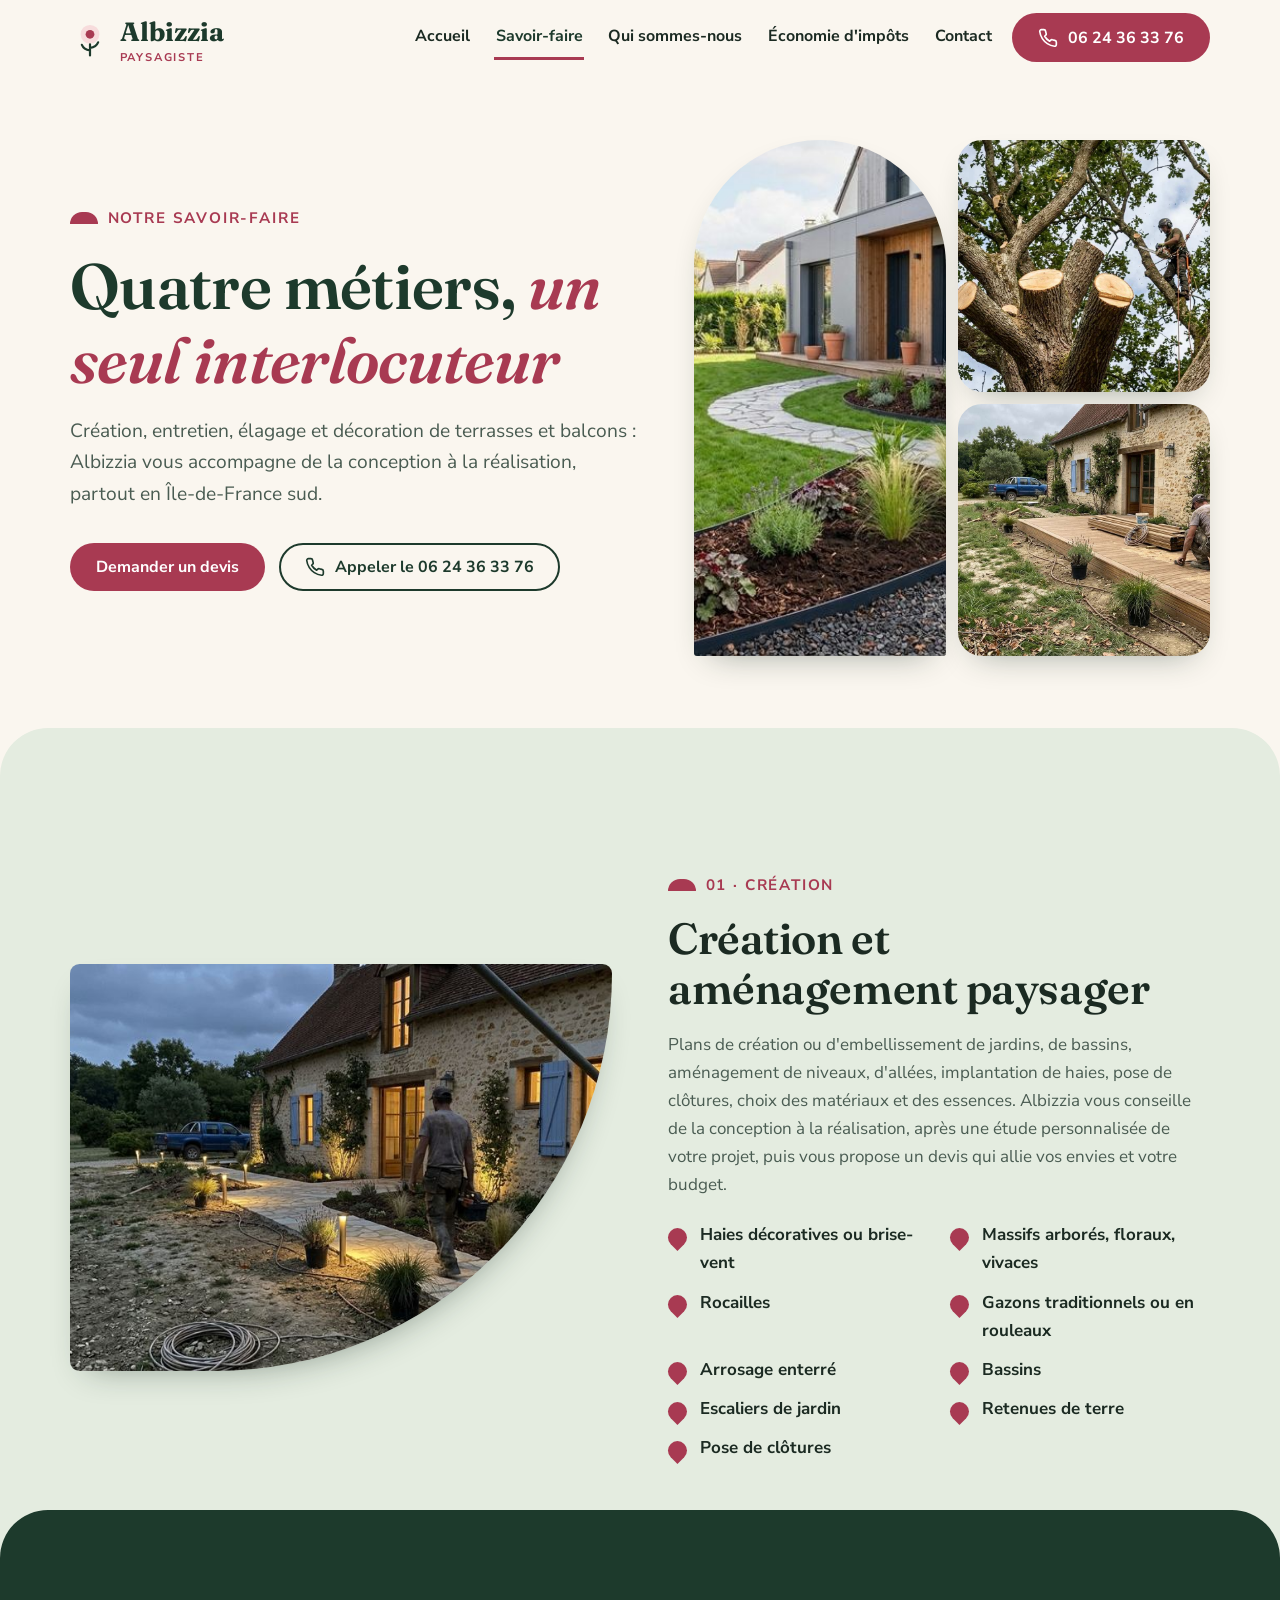
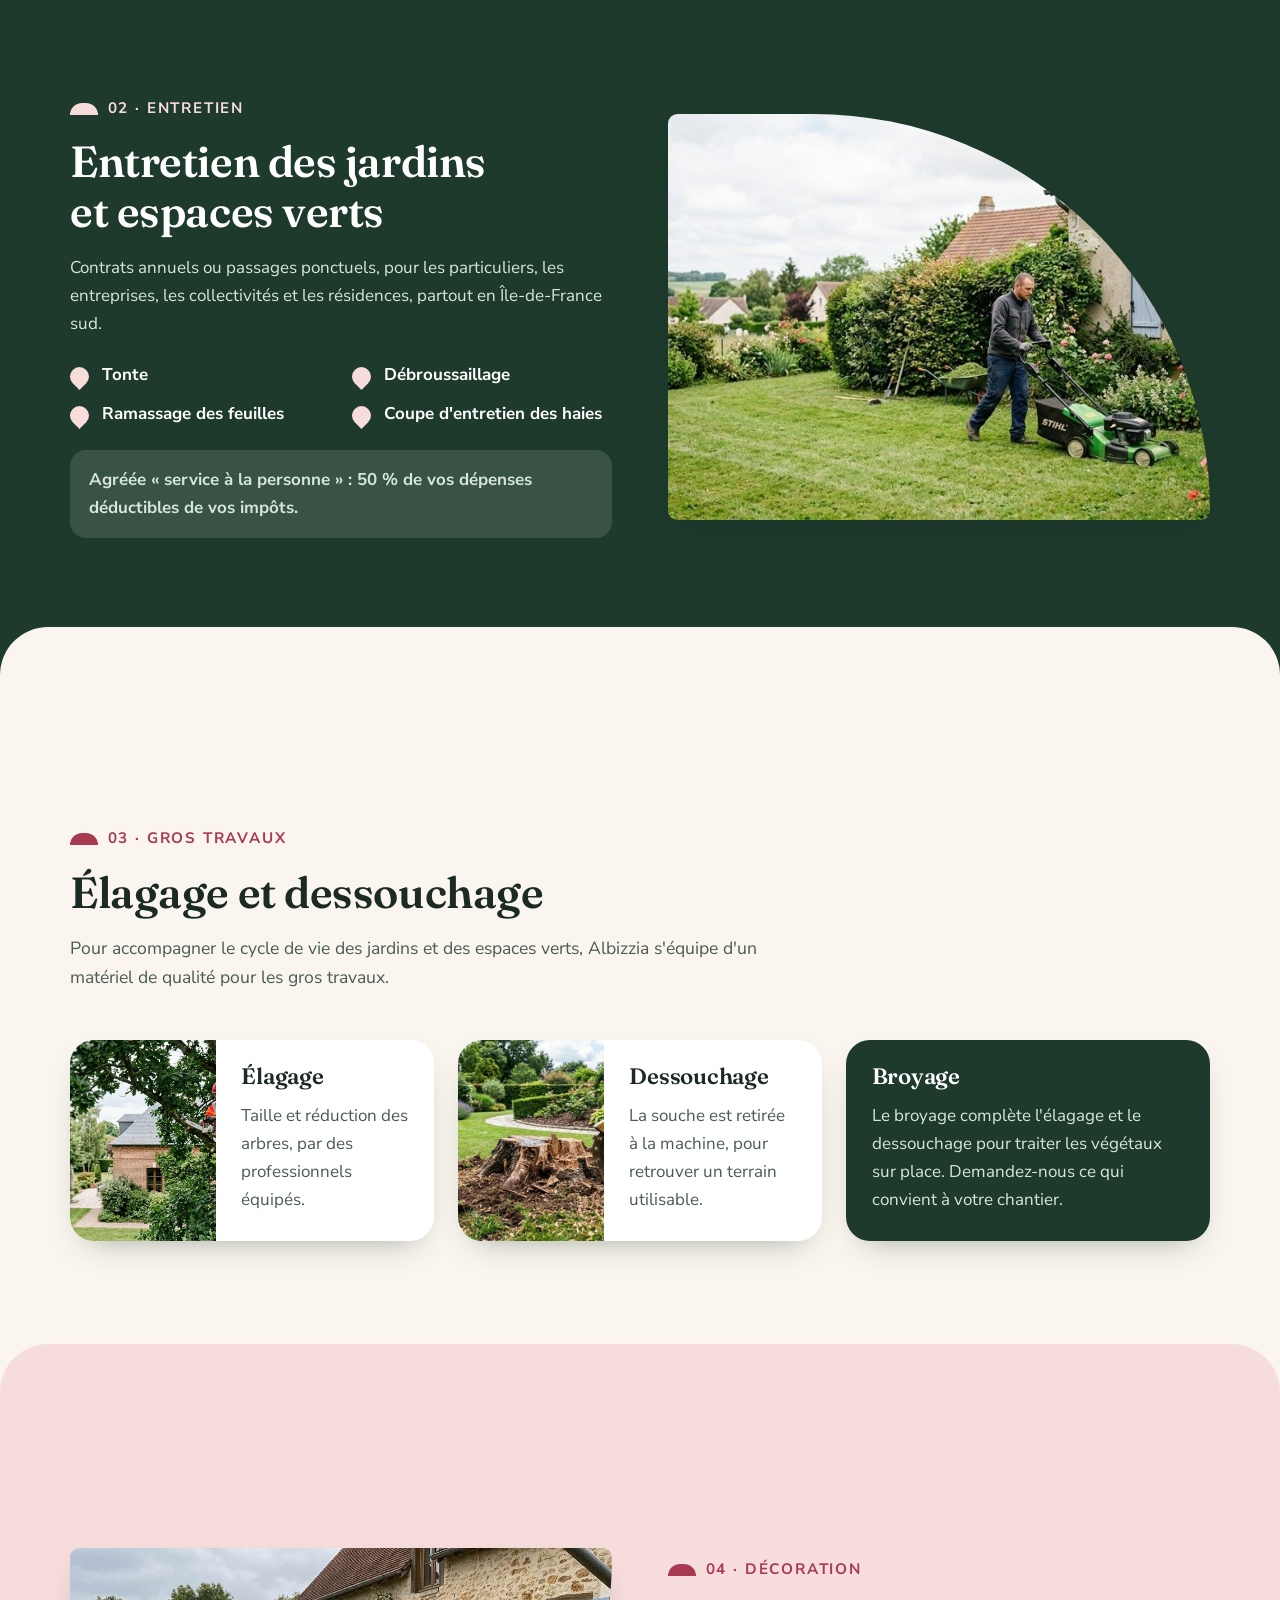
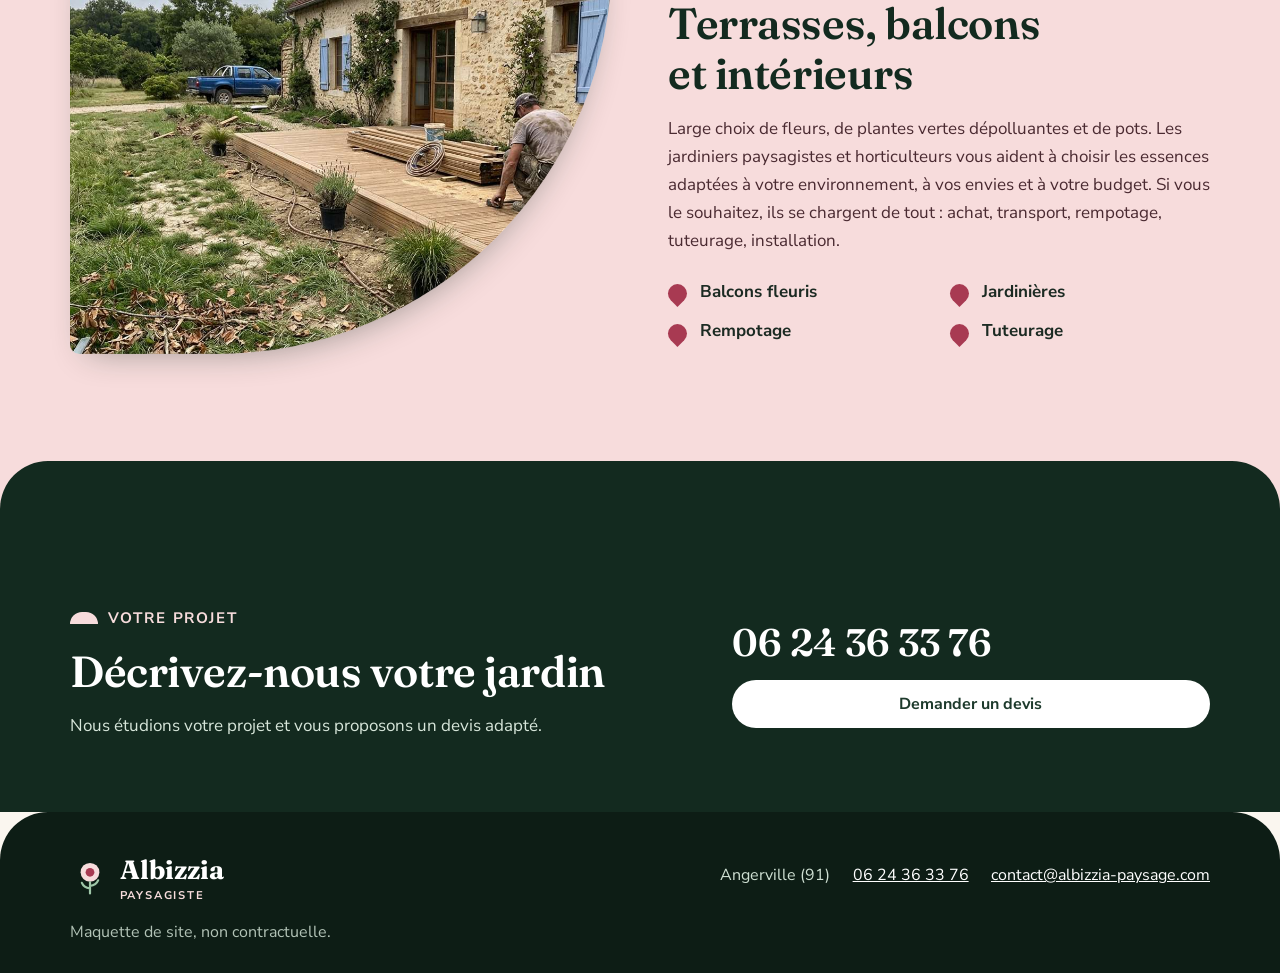
<file: savoir-faire.html>
<!doctype html>
<html lang="fr">
<head>
<meta charset="utf-8">
<meta name="viewport" content="width=device-width, initial-scale=1">
<title>Savoir-faire | Albizzia, paysagiste à Angerville (91)</title>
<meta name="description" content="Création de jardins, entretien, élagage, dessouchage, terrasses et balcons : le savoir-faire d'Albizzia, paysagiste à Angerville.">
<meta name="robots" content="noindex, nofollow">
<link rel="icon" href="images/favicon.svg" type="image/svg+xml">
<link rel="preconnect" href="https://fonts.googleapis.com"><link rel="preconnect" href="https://fonts.gstatic.com" crossorigin>
<link rel="stylesheet" href="https://fonts.googleapis.com/css2?family=Fraunces:ital,opsz,wght@0,9..144,600;0,9..144,700;1,9..144,600&family=Nunito+Sans:wght@400;700;800&display=swap">
<link rel="stylesheet" href="css/style.css">
</head>
<body>
<header class="site-header">
  <div class="wrap">
    <a class="logo" href="https://webaunet.github.io/albizzia-91/" aria-label="Albizzia, accueil">
      <svg viewBox="0 0 64 64" aria-hidden="true"><circle cx="32" cy="26" r="15" fill="#f7dcdc"/><circle cx="32" cy="26" r="7" fill="#a83a52"/><path d="M32 42v18M32 52c-6-1-11-4-13-9M32 48c6-1 11-4 13-9" stroke="#1d3a2c" stroke-width="3.5" stroke-linecap="round" fill="none"/></svg>
      <span>Albizzia<small>Paysagiste</small></span>
    </a>
    <nav class="nav" id="nav" aria-label="Navigation principale">
      <a href="index.html">Accueil</a>
      <a href="savoir-faire.html" aria-current="page">Savoir-faire</a>
      <a href="qui-sommes-nous.html">Qui sommes-nous</a>
      <a href="economie-impots.html">Économie d'impôts</a>
      <a href="contact.html">Contact</a>
    </nav>
    <a class="btn btn-primary call" href="tel:+33624363376" aria-label="Appeler le 06 24 36 33 76"><svg viewBox="0 0 24 24" fill="none" stroke="currentColor" stroke-width="2" stroke-linecap="round" stroke-linejoin="round" aria-hidden="true"><path d="M22 16.9v3a2 2 0 0 1-2.2 2 19.8 19.8 0 0 1-8.6-3.1 19.5 19.5 0 0 1-6-6A19.8 19.8 0 0 1 2.1 4.2 2 2 0 0 1 4.1 2h3a2 2 0 0 1 2 1.7c.1 1 .4 1.9.7 2.8a2 2 0 0 1-.5 2.1L8 9.9a16 16 0 0 0 6 6l1.3-1.3a2 2 0 0 1 2.1-.4c.9.3 1.8.6 2.8.7a2 2 0 0 1 1.7 2z"/></svg><span class="txt">06 24 36 33 76</span></a>
    <button class="burger" type="button" aria-expanded="false" aria-controls="nav" aria-label="Ouvrir le menu"><span></span><span></span><span></span></button>
  </div>
</header>
<main>
<section class="sec pagehead bg-cream">
  <div class="wrap">
    <div>
      <span class="eyebrow">Notre savoir-faire</span>
      <h1 style="margin-top:1rem">Quatre métiers, <em>un seul interlocuteur</em></h1>
      <p class="lead">Création, entretien, élagage et décoration de terrasses et balcons : Albizzia vous accompagne de la conception à la réalisation, partout en Île-de-France sud.</p>
      <div class="cta-row"><a class="btn btn-primary" href="contact.html">Demander un devis</a><a class="btn btn-ghost" href="tel:+33624363376"><svg viewBox="0 0 24 24" fill="none" stroke="currentColor" stroke-width="2" stroke-linecap="round" stroke-linejoin="round" aria-hidden="true"><path d="M22 16.9v3a2 2 0 0 1-2.2 2 19.8 19.8 0 0 1-8.6-3.1 19.5 19.5 0 0 1-6-6A19.8 19.8 0 0 1 2.1 4.2 2 2 0 0 1 4.1 2h3a2 2 0 0 1 2 1.7c.1 1 .4 1.9.7 2.8a2 2 0 0 1-.5 2.1L8 9.9a16 16 0 0 0 6 6l1.3-1.3a2 2 0 0 1 2.1-.4c.9.3 1.8.6 2.8.7a2 2 0 0 1 1.7 2z"/></svg>Appeler le 06 24 36 33 76</a></div>
    </div>
    <div class="mosaic">
      <img src="images/creation-jardin.jpg" width="900" height="491" alt="Massifs, pelouse et allée en gravier aménagés devant une maison contemporaine">
      <img src="images/etetage.jpg" width="1400" height="764" alt="Grand arbre étêté, un élagueur encordé dans les branches">
      <img src="images/terrasse-bois.jpg" width="1400" height="764" alt="Pose d'une terrasse en bois devant une maison en pierre">
    </div>
  </div>
</section>

<section class="sec bg-sage" id="creation">
  <div class="wrap split">
    <div class="ph arch-r"><img src="images/allee-dallee.jpg" width="900" height="491" loading="lazy" alt="Chantier d'une allée dallée dans un jardin"></div>
    <div>
      <span class="eyebrow">01 · Création</span>
      <h2>Création et aménagement paysager</h2>
      <p>Plans de création ou d'embellissement de jardins, de bassins, aménagement de niveaux, d'allées, implantation de haies, pose de clôtures, choix des matériaux et des essences. Albizzia vous conseille de la conception à la réalisation, après une étude personnalisée de votre projet, puis vous propose un devis qui allie vos envies et votre budget.</p>
      <ul class="ticks"><li>Haies décoratives ou brise-vent</li><li>Massifs arborés, floraux, vivaces</li><li>Rocailles</li><li>Gazons traditionnels ou en rouleaux</li><li>Arrosage enterré</li><li>Bassins</li><li>Escaliers de jardin</li><li>Retenues de terre</li><li>Pose de clôtures</li></ul>
    </div>
  </div>
</section>

<section class="sec bg-forest" id="entretien">
  <div class="wrap split rev">
    <div class="ph arch-l"><img src="images/tonte.jpg" width="900" height="502" loading="lazy" alt="Jardinier tondant une pelouse le long d'une haie, devant une maison"></div>
    <div>
      <span class="eyebrow" style="color:var(--blush)">02 · Entretien</span>
      <h2>Entretien des jardins et espaces verts</h2>
      <p>Contrats annuels ou passages ponctuels, pour les particuliers, les entreprises, les collectivités et les résidences, partout en Île-de-France sud.</p>
      <ul class="ticks"><li>Tonte</li><li>Débroussaillage</li><li>Ramassage des feuilles</li><li>Coupe d'entretien des haies</li></ul>
      <p class="note">Agréée « service à la personne » : 50 % de vos dépenses déductibles de vos impôts.</p>
    </div>
  </div>
</section>

<section class="sec bg-cream" id="elagage">
  <div class="wrap">
    <div class="sec-head"><span class="eyebrow">03 · Gros travaux</span><h2>Élagage et dessouchage</h2><p>Pour accompagner le cycle de vie des jardins et des espaces verts, Albizzia s'équipe d'un matériel de qualité pour les gros travaux.</p></div>
    <div class="grid-3" style="margin-top:0">
      <article class="card"><div class="ph"><img src="images/elagage-chene.jpg" width="1376" height="768" loading="lazy" alt="Élagueur casqué encordé dans un grand chêne, au-dessus d'un jardin"></div><div class="body"><h3>Élagage</h3><p>Taille et réduction des arbres, par des professionnels équipés.</p></div></article>
      <article class="card"><div class="ph"><img src="images/dessouchage.jpg" width="900" height="491" loading="lazy" alt="Souche d'arbre et rogneuse de souche dans un jardin"></div><div class="body"><h3>Dessouchage</h3><p>La souche est retirée à la machine, pour retrouver un terrain utilisable.</p></div></article>
      <article class="card plain"><div class="body"><h3>Broyage</h3><p>Le broyage complète l'élagage et le dessouchage pour traiter les végétaux sur place. Demandez-nous ce qui convient à votre chantier.</p></div></article>
    </div>
  </div>
</section>

<section class="sec bg-blush" id="terrasses">
  <div class="wrap split">
    <div class="ph arch-r"><img src="images/terrasse-bois.jpg" width="1400" height="764" loading="lazy" alt="Pose d'une terrasse en bois devant une maison en pierre"></div>
    <div>
      <span class="eyebrow">04 · Décoration</span>
      <h2 style="color:var(--deep)">Terrasses, balcons et intérieurs</h2>
      <p style="color:#4a2a31">Large choix de fleurs, de plantes vertes dépolluantes et de pots. Les jardiniers paysagistes et horticulteurs vous aident à choisir les essences adaptées à votre environnement, à vos envies et à votre budget. Si vous le souhaitez, ils se chargent de tout : achat, transport, rempotage, tuteurage, installation.</p>
      <ul class="ticks"><li>Balcons fleuris</li><li>Jardinières</li><li>Rempotage</li><li>Tuteurage</li></ul>
    </div>
  </div>
</section>

<section class="sec mini bg-deep">
  <div class="wrap band">
    <div><span class="eyebrow" style="color:var(--blush)">Votre projet</span><h2>Décrivez-nous votre jardin</h2><p>Nous étudions votre projet et vous proposons un devis adapté.</p></div>
    <div class="cta-row"><a class="phone" href="tel:+33624363376">06 24 36 33 76</a><a class="btn btn-light" href="contact.html">Demander un devis</a></div>
  </div>
</section>
</main>
<footer class="site-footer">
  <div class="wrap">
    <a class="logo" href="https://webaunet.github.io/albizzia-91/" aria-label="Albizzia, accueil"><svg viewBox="0 0 64 64" aria-hidden="true"><circle cx="32" cy="26" r="15" fill="#f7dcdc"/><circle cx="32" cy="26" r="7" fill="#a83a52"/><path d="M32 42v18M32 52c-6-1-11-4-13-9M32 48c6-1 11-4 13-9" stroke="#9fc7a8" stroke-width="3.5" stroke-linecap="round" fill="none"/></svg><span>Albizzia<small>Paysagiste</small></span></a>
    <div class="foot-links"><span>Angerville (91)</span><a href="tel:+33624363376">06 24 36 33 76</a><a href="mailto:contact@albizzia-paysage.com">contact@albizzia-paysage.com</a></div>
    <p class="copy">Maquette de site, non contractuelle.</p>
  </div>
</footer>
<script src="js/main.js"></script>
</body>
</html>
</file>
<file: css/style.css>
/* Albizzia : arbre à fleurs en pompon rose, feuillage fin. Arches, pétales et bandes courbes vert forêt. */
:root{
  --cream:#faf6ef; --sage:#e4ece0; --forest:#1d3a2c; --deep:#132a1f; --blush:#f7dcdc; --rose:#a83a52; --rose-d:#8c2d43;
  --ink:#1b2a22; --muted:#4a5c52; --white:#fff; --line:#cfdacb;
  --f-display:'Fraunces',Georgia,serif; --f-body:'Nunito Sans','Segoe UI',Arial,sans-serif;
  --r:24px; --shadow:0 14px 34px -18px rgba(19,42,31,.45); --hdr:76px;
}
*{box-sizing:border-box}
html{scroll-behavior:smooth;scroll-padding-top:calc(var(--hdr) + 12px)}
body{margin:0;font-family:var(--f-body);font-size:17px;line-height:1.65;color:var(--ink);background:var(--cream);overflow-x:hidden}
img{max-width:100%;height:auto;display:block}
a{color:inherit}
h1,h2,h3{font-family:var(--f-display);font-weight:600;line-height:1.15;margin:0;text-wrap:balance;letter-spacing:-.01em}
h1{font-size:clamp(2.4rem,5vw,4rem)} h2{font-size:clamp(1.9rem,3.4vw,2.8rem)} h3{font-size:1.4rem}
p{margin:0}
.wrap{width:100%;max-width:1180px;margin-inline:auto;padding-left:max(20px,env(safe-area-inset-left,0px));padding-right:max(20px,env(safe-area-inset-right,0px))}
.eyebrow{display:inline-flex;align-items:center;gap:.6rem;font-size:.95rem;font-weight:700;letter-spacing:.12em;text-transform:uppercase;color:var(--rose)}
.eyebrow::before{content:"";width:28px;height:12px;border-radius:12px 12px 0 0;background:currentColor}
:focus-visible{outline:3px solid var(--rose);outline-offset:3px;border-radius:6px}

/* Boutons */
.btn{display:inline-flex;align-items:center;justify-content:center;gap:.6rem;min-height:48px;padding:.7rem 1.5rem;border-radius:999px;font:700 1rem var(--f-body);text-decoration:none;border:2px solid transparent;cursor:pointer;transition:transform .2s,background .2s,color .2s}
.btn:hover{transform:translateY(-2px)}
.btn-primary{background:var(--rose);color:#fff}.btn-primary:hover{background:var(--rose-d)}
.btn-ghost{border-color:var(--forest);color:var(--forest);background:transparent}.btn-ghost:hover{background:var(--forest);color:#fff}
.btn-light{background:#fff;color:var(--forest)}.btn-light:hover{background:var(--blush)}
.btn-outline-light{border-color:#fff;color:#fff}.btn-outline-light:hover{background:#fff;color:var(--forest)}
.btn svg{width:20px;height:20px;flex:none}

/* En-tête */
.site-header{position:sticky;top:env(safe-area-inset-top,0px);z-index:50;background:var(--cream);height:var(--hdr);border-bottom:1px solid transparent}
.site-header .wrap{height:100%;display:flex;align-items:center;gap:1.2rem}
.logo{display:flex;align-items:center;gap:.6rem;text-decoration:none;font-family:var(--f-display);font-weight:700;font-size:1.65rem;color:var(--forest);margin-right:auto}
.logo svg{width:40px;height:40px;flex:none}
.logo small{display:block;font:700 .7rem var(--f-body);letter-spacing:.16em;text-transform:uppercase;color:var(--rose);margin-top:-4px}
.nav{display:flex;align-items:center;gap:1.4rem}
.nav a{text-decoration:none;font-weight:700;font-size:1rem;padding:.5rem .1rem;border-bottom:3px solid transparent;white-space:nowrap}
.nav a:hover{border-color:var(--blush)}
.nav a[aria-current=page]{border-color:var(--rose);color:var(--forest)}
.call{white-space:nowrap}
.burger{display:none;width:48px;height:48px;border:0;background:var(--sage);border-radius:50%;cursor:pointer;align-items:center;justify-content:center;flex-direction:column;gap:5px;padding:0}
.burger span{display:block;width:22px;height:2.5px;background:var(--forest);border-radius:2px;transition:transform .2s,opacity .2s}
.burger[aria-expanded=true] span:nth-child(1){transform:translateY(7.5px) rotate(45deg)}
.burger[aria-expanded=true] span:nth-child(2){opacity:0}
.burger[aria-expanded=true] span:nth-child(3){transform:translateY(-7.5px) rotate(-45deg)}
@media(max-width:980px){
  .burger{display:flex}
  .nav{position:absolute;left:0;right:0;top:var(--hdr);background:var(--cream);flex-direction:column;align-items:stretch;gap:0;padding:.5rem max(20px,env(safe-area-inset-left,0px)) 1.2rem;box-shadow:0 20px 30px -20px rgba(19,42,31,.5);display:none}
  .nav.open{display:flex}
  .nav a{min-height:48px;display:flex;align-items:center;border-bottom:1px solid var(--line);font-size:1.1rem}
  .call .txt{display:none}.call{padding:.7rem;min-width:48px}
}
@media(min-width:980.02px) and (max-width:1100px){.nav{gap:.8rem}.nav a{font-size:.95rem}.logo small{display:none}.site-header .wrap{gap:.8rem}.call .txt{display:none}.call{padding:.7rem;min-width:48px}}

/* Sections empilées à bords courbes (le fond de la section précédente apparaît dans le coin) */
.sec{position:relative;padding-block:96px;min-height:85svh;display:flex;flex-direction:column;justify-content:center}
.sec+.sec,.sec+.site-footer{margin-top:-48px;border-radius:48px 48px 0 0;padding-top:144px}
.sec:nth-of-type(1){z-index:1}.sec:nth-of-type(2){z-index:2}.sec:nth-of-type(3){z-index:3}.sec:nth-of-type(4){z-index:4}.sec:nth-of-type(5){z-index:5}.sec:nth-of-type(6){z-index:6}
.site-footer{position:relative;z-index:7}
.bg-cream{background:var(--cream)}.bg-sage{background:var(--sage)}.bg-forest{background:var(--forest);color:#fff}.bg-blush{background:var(--blush)}.bg-deep{background:var(--deep);color:#fff}
.sec-head{max-width:720px;display:grid;gap:1rem;margin-bottom:3rem}
.sec-head p{color:var(--muted);font-size:1.1rem}
.bg-forest .sec-head p,.bg-deep p{color:#d7e6da}

/* Hero */
.hero{min-height:calc(100svh - var(--hdr));padding-block:56px 112px}
.hero .wrap{display:grid;grid-template-columns:1.05fr 1fr;gap:3.5rem;align-items:center}
.hero h1{color:var(--forest)} .hero h1 em{font-style:italic;color:var(--rose)}
.hero .lead{font-size:1.2rem;color:var(--muted);max-width:34em;margin-top:1.3rem}
.cta-row{display:flex;flex-wrap:wrap;gap:.9rem;margin-top:2rem}
.hero-tags{display:flex;flex-wrap:wrap;gap:.6rem;margin-top:2rem;padding:0;list-style:none}
.hero-tags li{padding:.35rem .9rem;border-radius:999px;background:var(--sage);font-weight:700;font-size:1rem;color:var(--forest)}
.arch{position:relative}
.arch img.main{width:100%;aspect-ratio:6/5;object-fit:cover;object-position:48% 50%;border-radius:999px 999px var(--r) var(--r);box-shadow:var(--shadow)}
.pompom{position:absolute;left:-26px;bottom:34px;width:136px;height:136px;border-radius:50%;background:var(--rose);color:#fff;display:grid;place-content:center;text-align:center;line-height:1.15;box-shadow:var(--shadow);border:6px solid var(--cream)}
.pompom b{font:600 1.9rem var(--f-display)}.pompom span{font-size:1rem;font-weight:700;letter-spacing:.06em;text-transform:uppercase}
.leaf{position:absolute;right:-18px;top:18%;width:92px;opacity:.9}

/* Métiers */
.grid-4{display:grid;grid-template-columns:repeat(2,1fr);gap:1.6rem}
.card{background:var(--white);border-radius:var(--r);overflow:hidden;display:flex;flex-direction:column;box-shadow:var(--shadow);min-width:0}
.card .ph{aspect-ratio:16/9;overflow:hidden}
.card .ph img{width:100%;height:100%;object-fit:cover;transition:transform .5s}
.card:hover .ph img{transform:scale(1.04)}
.card .body{padding:1.5rem 1.6rem 1.7rem;display:flex;flex-direction:column;gap:.8rem;flex:1}
.card p{color:var(--muted)}
.chips{display:flex;flex-wrap:wrap;gap:.45rem;padding:0;margin:0;list-style:none}
.chips li{padding:.2rem .75rem;border-radius:999px;background:var(--sage);font-size:1rem;font-weight:700;color:var(--forest)}
.more{margin-top:auto;font-weight:800;color:var(--rose);text-decoration:none;display:inline-flex;align-items:center;gap:.4rem;min-height:44px}
.more:hover{text-decoration:underline}

/* Méthode */
.steps{display:grid;grid-template-columns:repeat(4,1fr);gap:1.2rem}
.step{border-radius:var(--r);padding:1.6rem;display:grid;gap:.8rem;align-content:start;min-width:0}
.step svg{width:48px;height:48px}
.step h3{font-size:1.25rem}.step p{font-size:1rem}
.step.s1{background:#f7dcdc;color:#4a1a26}.step.s2{background:#e4ece0;color:#17331f}.step.s3{background:#fbeccb;color:#4b3410}.step.s4{background:#d3e6e8;color:#12353a}
.who{margin-top:2.5rem;display:flex;flex-wrap:wrap;gap:.6rem;align-items:center}
.who strong{margin-right:.5rem}.who span{padding:.3rem .95rem;border-radius:999px;border:2px solid rgba(255,255,255,.55);font-weight:700}

/* À propos */
.about{display:grid;grid-template-columns:1fr 1.1fr;gap:3.5rem;align-items:center}
.about .ph img{width:100%;aspect-ratio:4/3;object-fit:cover;border-radius:var(--r) var(--r) 999px var(--r);box-shadow:var(--shadow)}
.about-card{background:var(--white);border-radius:var(--r);padding:2.4rem;box-shadow:var(--shadow);display:grid;gap:1.1rem}
.about-card p{color:var(--muted)}
.sign{display:flex;gap:1rem;align-items:center;font-weight:800;color:var(--forest)}
.sign i{width:44px;height:44px;border-radius:50%;background:var(--blush);display:grid;place-content:center;font:600 1.1rem var(--f-display);font-style:normal;color:var(--rose)}

/* Impôts */
.tax{display:grid;grid-template-columns:auto 1fr;gap:3.5rem;align-items:center}
.big{width:260px;height:260px;border-radius:50%;background:var(--rose);color:#fff;display:grid;place-content:center;text-align:center;box-shadow:var(--shadow);border:10px solid var(--cream)}
.big b{font:600 4.4rem/1 var(--f-display)}.big span{font-weight:700;letter-spacing:.04em;text-transform:uppercase;font-size:1rem}
.tax h2{color:var(--deep)}.tax p{color:#4a2a31;margin-top:1rem;max-width:38em}
.tax .btn{margin-top:1.6rem}

/* Appel final */
.final{min-height:55svh;text-align:center;align-items:center}
.final .wrap{display:grid;gap:1.4rem;justify-items:center}
.final p{max-width:34em;color:#d7e6da;font-size:1.15rem}
.final .cta-row{justify-content:center}
.final .phone{display:inline-flex;align-items:center;min-height:48px;font:600 clamp(1.8rem,4vw,2.6rem) var(--f-display);text-decoration:none;color:#fff}

/* Pied de page */
.site-footer{background:#0d1d15;color:#cfe0d3;padding-block:36px 28px;border-radius:48px 48px 0 0}
.site-footer .wrap{display:flex;flex-wrap:wrap;gap:1rem 2.5rem;align-items:center;justify-content:space-between}
.site-footer a{color:#fff}
.site-footer .logo{color:#fff;margin:0}
.site-footer .logo small{color:var(--blush)}
.foot-links{display:flex;flex-wrap:wrap;gap:.2rem 1.4rem;font-size:1rem}
.foot-links a,.foot-links span{min-height:44px;display:inline-flex;align-items:center}
.copy{width:100%;font-size:1rem;opacity:.85}

@media(min-width:981px){
  .card{flex-direction:row}.card .ph{flex:0 0 40%;aspect-ratio:auto}.card .ph img{min-height:100%}
  .chips li:nth-child(n+5){display:none}
}
@media(max-width:980px){
  .hero .wrap,.about,.tax{grid-template-columns:1fr}
  .grid-4{grid-template-columns:1fr}.steps{grid-template-columns:repeat(2,1fr)}
  .arch{max-width:560px}.pompom{left:8px}.leaf{right:6px}
  .big{width:200px;height:200px}.big b{font-size:3.4rem}
  .sec{min-height:0;padding-block:72px}.sec+.sec,.sec+.site-footer{padding-top:120px}
}
@media(max-width:600px){
  body{font-size:17px}.steps{grid-template-columns:1fr}
  .btn{width:100%}.site-header .call{width:auto}.cta-row{flex-direction:column}
  .about-card{padding:1.6rem}
  .site-footer .wrap{flex-direction:column;align-items:flex-start}
}
@media(prefers-reduced-motion:reduce){*{transition:none!important;scroll-behavior:auto!important}}

/* ===== Pages intérieures ===== */
.sec:nth-of-type(7){z-index:7}.sec:nth-of-type(8){z-index:8}
.site-footer{z-index:20}
.pagehead{min-height:0;padding-block:64px 120px}
.pagehead .wrap{display:grid;grid-template-columns:1.1fr 1fr;gap:3.5rem;align-items:center}
.pagehead h1{color:var(--forest)}.pagehead h1 em{font-style:italic;color:var(--rose)}
.pagehead .lead{font-size:1.2rem;color:var(--muted);max-width:34em;margin-top:1.2rem}
.mosaic{display:grid;grid-template-columns:1fr 1fr;grid-template-rows:1fr 1fr;gap:12px;aspect-ratio:1/1;max-width:520px;width:100%;justify-self:center}
.mosaic img{width:100%;height:100%;object-fit:cover;border-radius:var(--r);box-shadow:var(--shadow)}
.mosaic img:first-child{grid-row:1/3;border-radius:999px 999px var(--r) var(--r)}
.split{display:grid;grid-template-columns:1fr 1fr;gap:3.5rem;align-items:center}
.split.rev .ph{order:2}
.split .ph img{width:100%;aspect-ratio:4/3;object-fit:cover;border-radius:var(--r);box-shadow:var(--shadow)}
.split .ph.arch-r img{border-radius:var(--r) var(--r) 999px var(--r)}
.split .ph.arch-l img{border-radius:var(--r) 999px var(--r) var(--r)}
.split h2{margin:.8rem 0 1.1rem}.split p{color:var(--muted)}
.bg-forest .split p,.bg-deep .split p{color:#d7e6da}
.ticks{list-style:none;padding:0;margin:1.4rem 0 0;display:grid;grid-template-columns:1fr 1fr;gap:.7rem 1.4rem}
.ticks li{position:relative;padding-left:2rem;font-weight:700;min-width:0}
.ticks li::before{content:"";position:absolute;left:0;top:.38em;width:1.2rem;height:1.2rem;border-radius:50% 50% 50% 0;background:var(--rose);transform:rotate(-45deg)}
.bg-forest .ticks li::before{background:var(--blush)}
.note{margin-top:1.4rem;padding:1rem 1.2rem;border-radius:16px;background:rgba(255,255,255,.12);font-weight:700}
.grid-3{display:grid;grid-template-columns:repeat(3,1fr);gap:1.5rem;margin-top:2.5rem}
.card.plain{background:var(--forest);color:#fff;justify-content:center}.card.plain p{color:#d7e6da}
.band{display:grid;grid-template-columns:1.3fr 1fr;gap:2.5rem;align-items:center}
.band h2{margin:.8rem 0 1rem}.band p{color:#d7e6da}
.band .cta-row{margin-top:0;flex-direction:column;align-items:stretch}
.band .phone{font:600 clamp(1.7rem,3.4vw,2.4rem) var(--f-display);color:#fff;text-decoration:none;min-height:48px;display:inline-flex;align-items:center}
.mini{min-height:0;padding-block:72px}
.facts{display:grid;grid-template-columns:repeat(3,1fr);gap:1.2rem;margin-top:2.5rem}
.fact{background:#fff;border-radius:var(--r);padding:1.6rem;box-shadow:var(--shadow);display:grid;gap:.6rem;align-content:start}
.fact p{color:var(--muted)}
.fact svg{width:44px;height:44px;color:var(--rose)}
.timeline{list-style:none;margin:2rem 0 0;padding:0 0 0 2rem;display:grid;gap:1.8rem;border-left:3px solid var(--blush)}
.timeline li{position:relative}
.timeline li::before{content:"";position:absolute;left:calc(-2rem - 10px);top:.4rem;width:17px;height:17px;border-radius:50%;background:var(--rose);border:3px solid var(--cream)}
.timeline b{font:600 1.5rem var(--f-display);color:var(--forest);display:block}
.timeline p{color:var(--muted)}
.contact-grid{display:grid;grid-template-columns:1fr 1.1fr;gap:3.5rem;align-items:start}
.coords{display:grid;gap:.9rem;margin-top:2rem}
.coord{display:flex;gap:1rem;align-items:center;background:#fff;border-radius:18px;padding:1rem 1.2rem;text-decoration:none;box-shadow:var(--shadow);min-height:64px;overflow-wrap:anywhere}
.coord small{display:block;font-size:1rem;color:var(--muted)}.coord strong{font-size:1.1rem;color:var(--forest)}
.coord svg{width:28px;height:28px;color:var(--rose);flex:none}
.formcard{background:#fff;border-radius:32px;padding:2.4rem;box-shadow:var(--shadow)}
.formcard h2{font-size:1.8rem;margin-bottom:1.4rem}
.field{display:grid;gap:.4rem;margin-bottom:1.2rem}
.field label{font-weight:800;color:var(--forest)}.field label i{font-style:normal;font-weight:400;color:var(--muted)}
.field input,.field select,.field textarea{width:100%;min-height:48px;padding:.7rem 1rem;font:400 16px/1.4 var(--f-body);color:var(--ink);background:var(--cream);border:2px solid var(--line);border-radius:14px}
.field textarea{min-height:120px;resize:vertical}
.field input:focus-visible,.field select:focus-visible,.field textarea:focus-visible{outline:3px solid var(--rose);outline-offset:1px;border-color:var(--rose)}
.field [aria-invalid=true]{border-color:#b3261e}
.err{color:#b3261e;font-weight:700;min-height:0}
.formcard .btn{width:100%}
.recap{display:none;margin-top:1.6rem;padding:1.4rem;border-radius:20px;background:var(--sage)}
.recap.show{display:block}
.recap h3{font-size:1.3rem;margin-bottom:.6rem}
.recap pre{white-space:pre-wrap;font:400 1rem/1.6 var(--f-body);margin:0 0 1rem;overflow-wrap:anywhere}
.recap .acts{display:grid;grid-template-columns:repeat(2,1fr);gap:.7rem}
.recap .btn{width:100%}
.status{font-weight:800;color:#17512f;margin-bottom:.6rem}
@media(max-width:980px){
  .pagehead .wrap,.split,.band,.contact-grid{grid-template-columns:1fr}
  .split.rev .ph{order:0}.grid-3,.facts{grid-template-columns:1fr}
  .pagehead{padding-block:40px 96px}.mosaic{max-width:420px}
}
@media(max-width:600px){.ticks{grid-template-columns:1fr}.formcard{padding:1.5rem}.recap .acts{grid-template-columns:1fr}}
.steps.c3{grid-template-columns:repeat(3,1fr)}
@media(max-width:980px){.steps.c3{grid-template-columns:1fr}}
</file>
